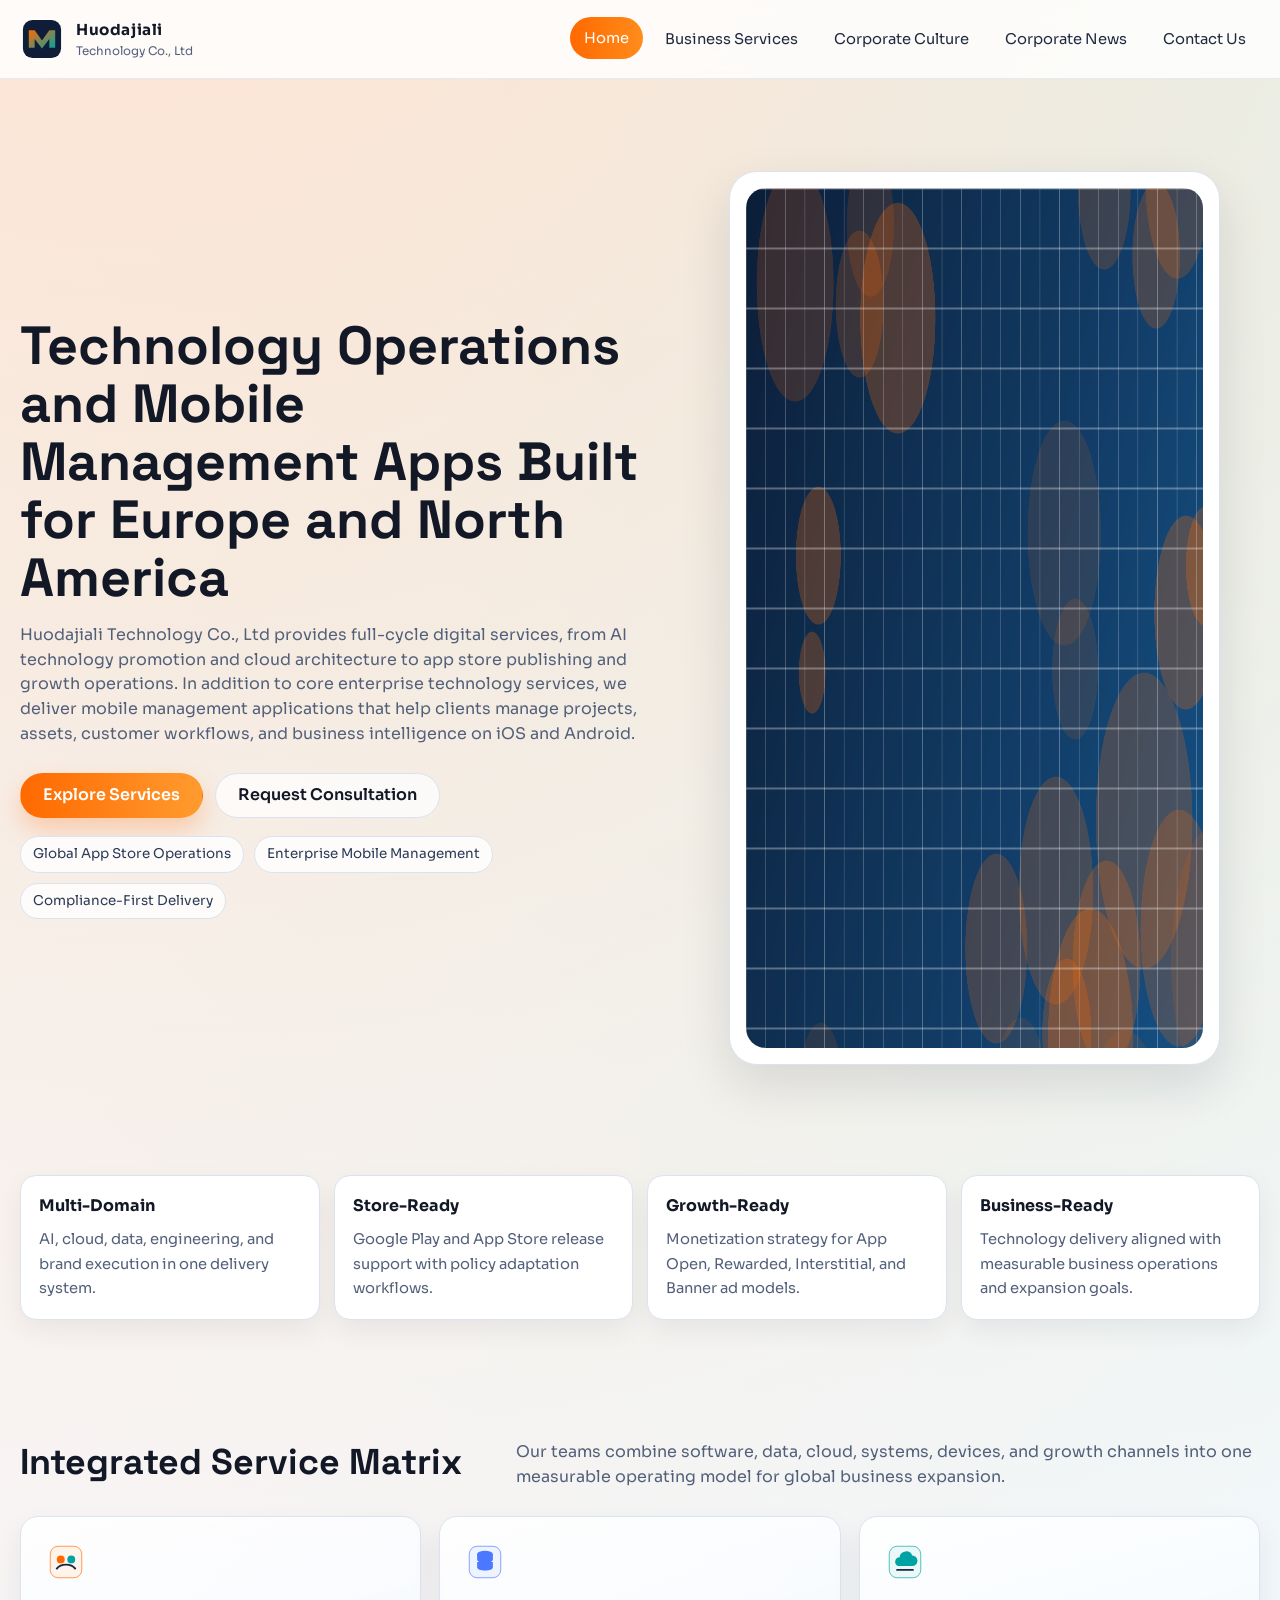
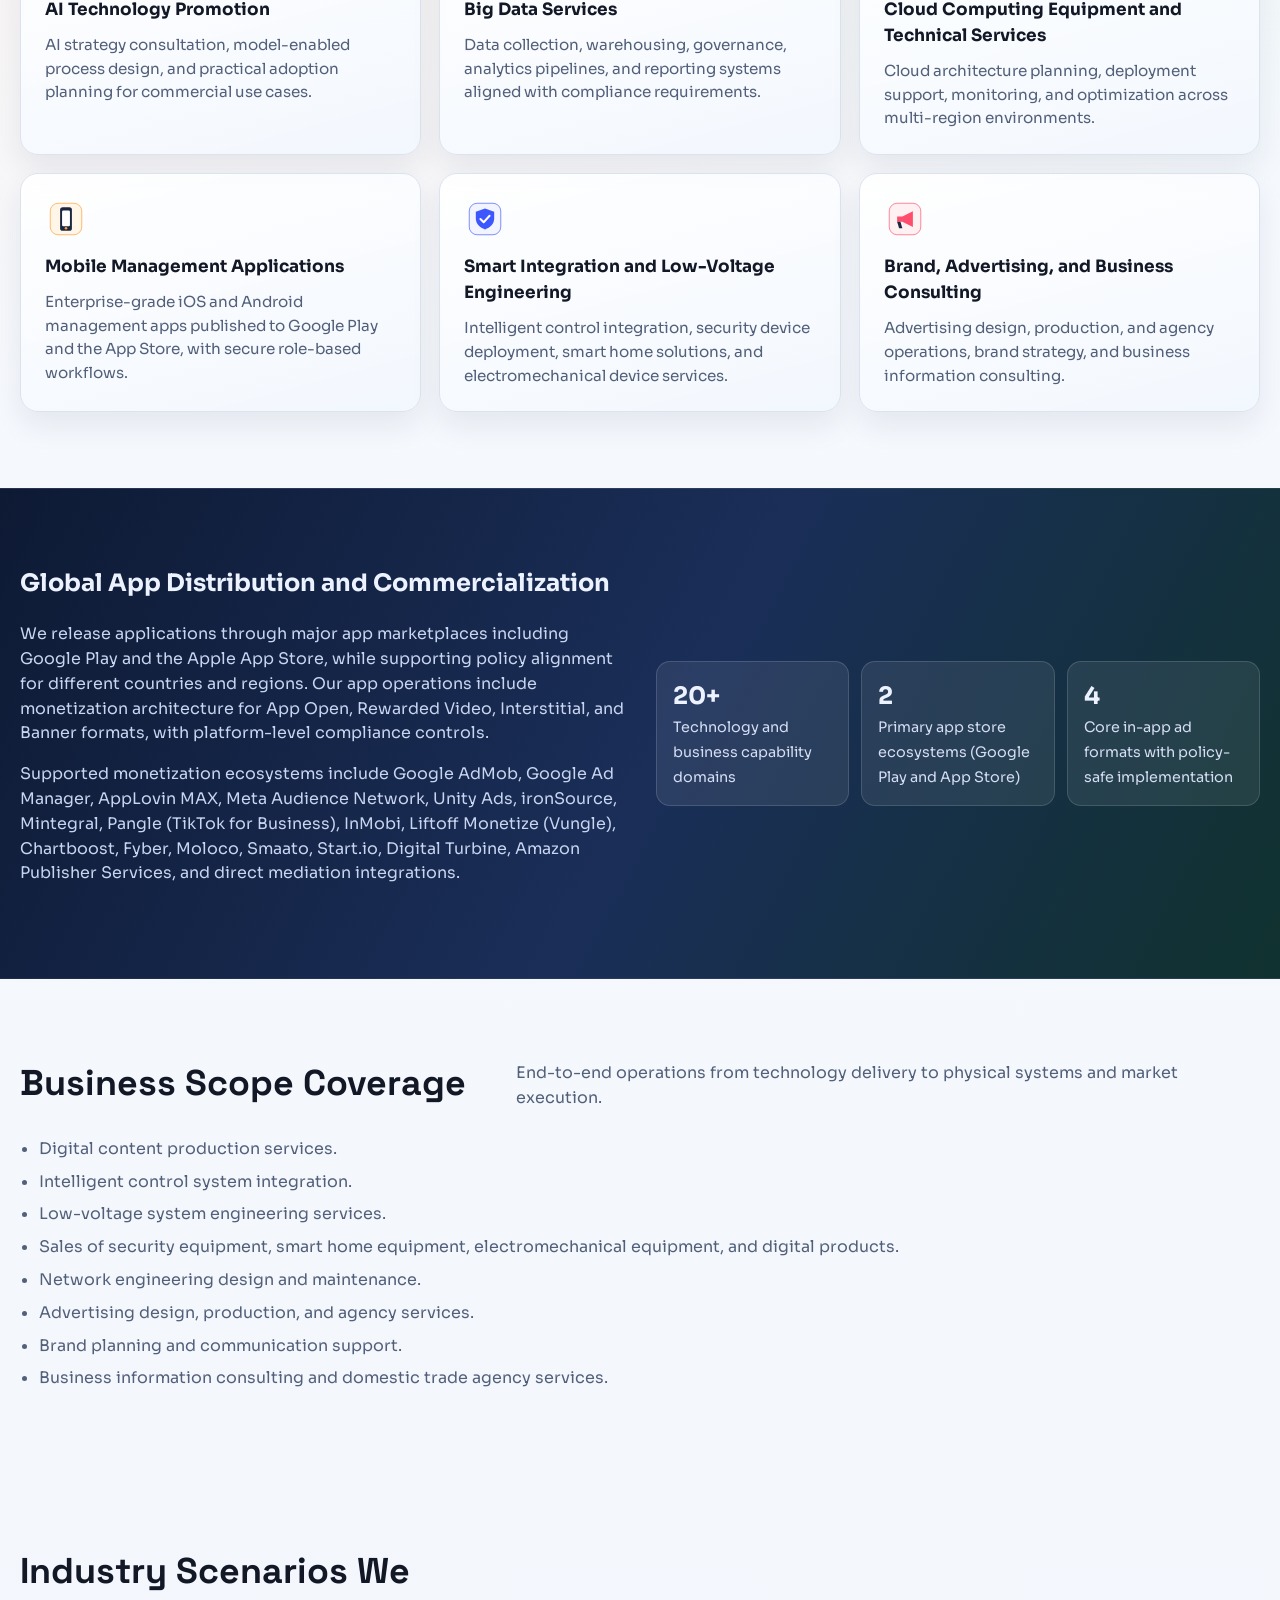
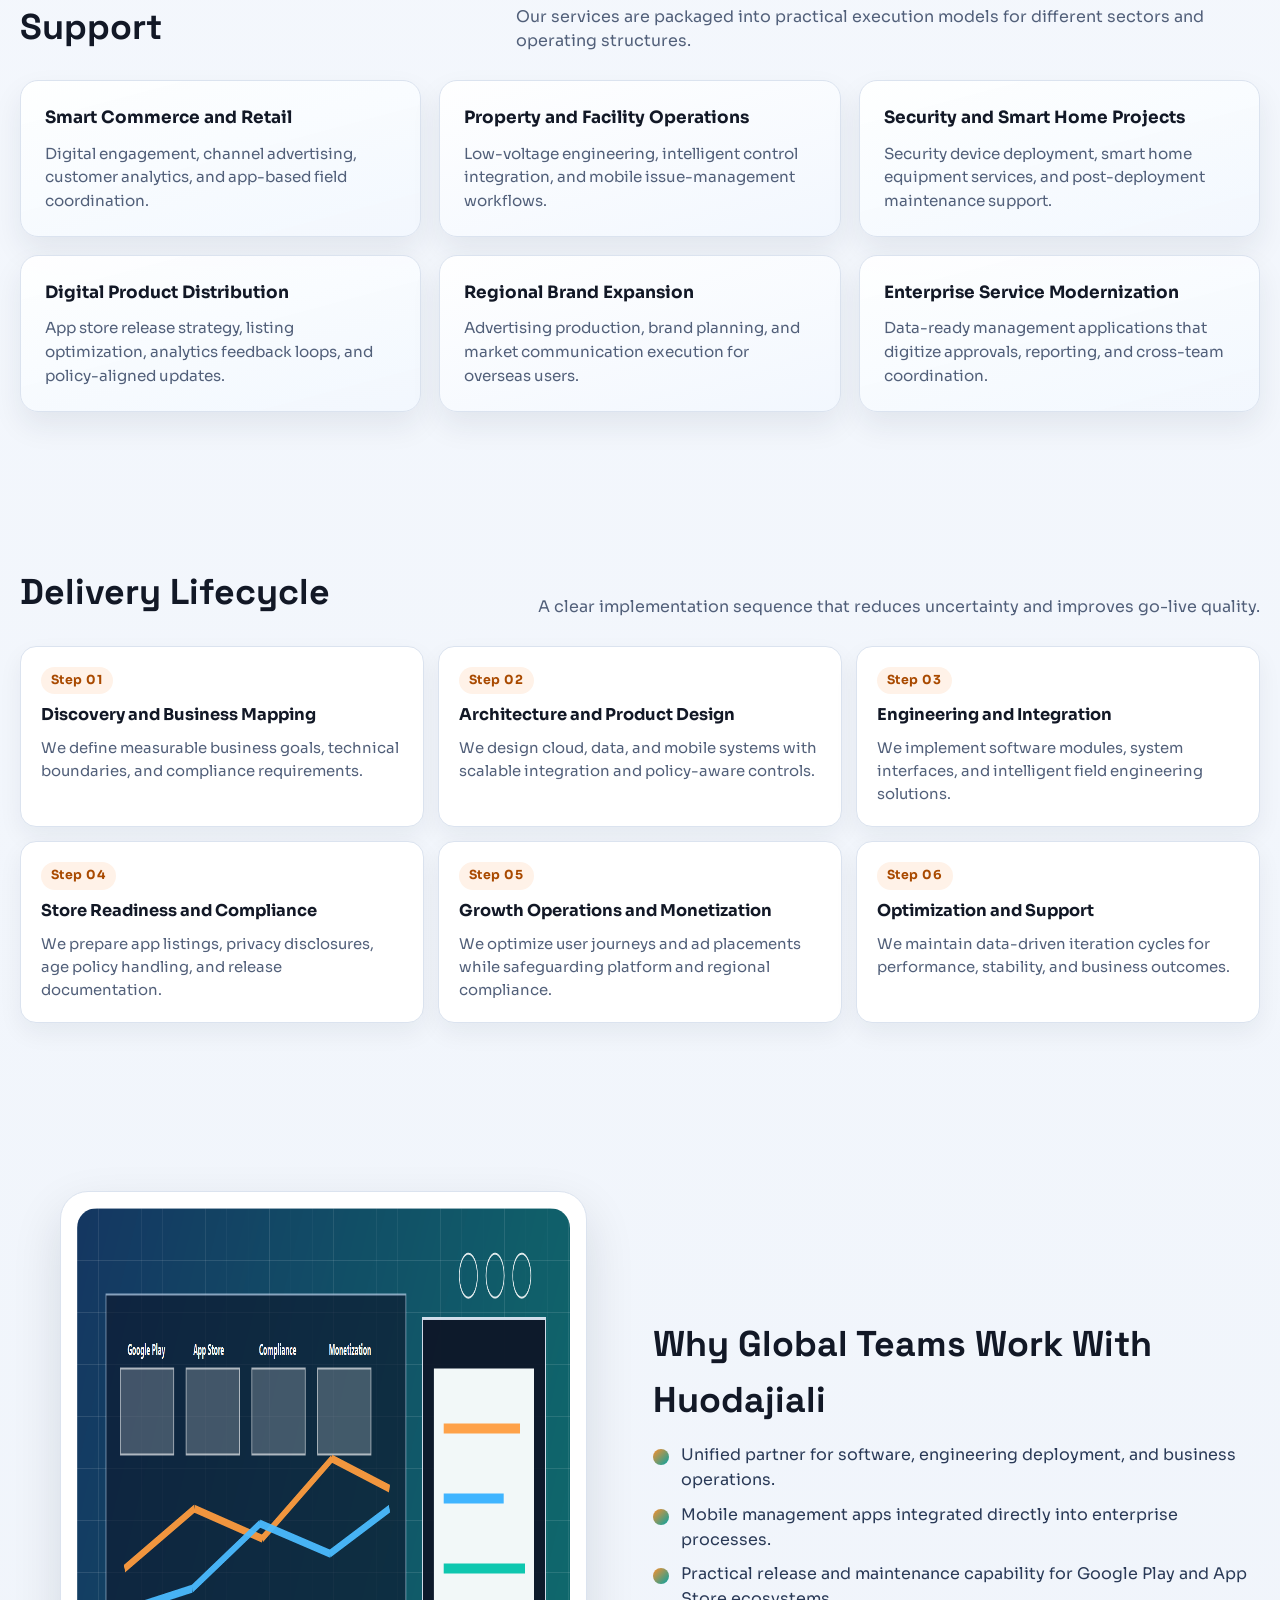
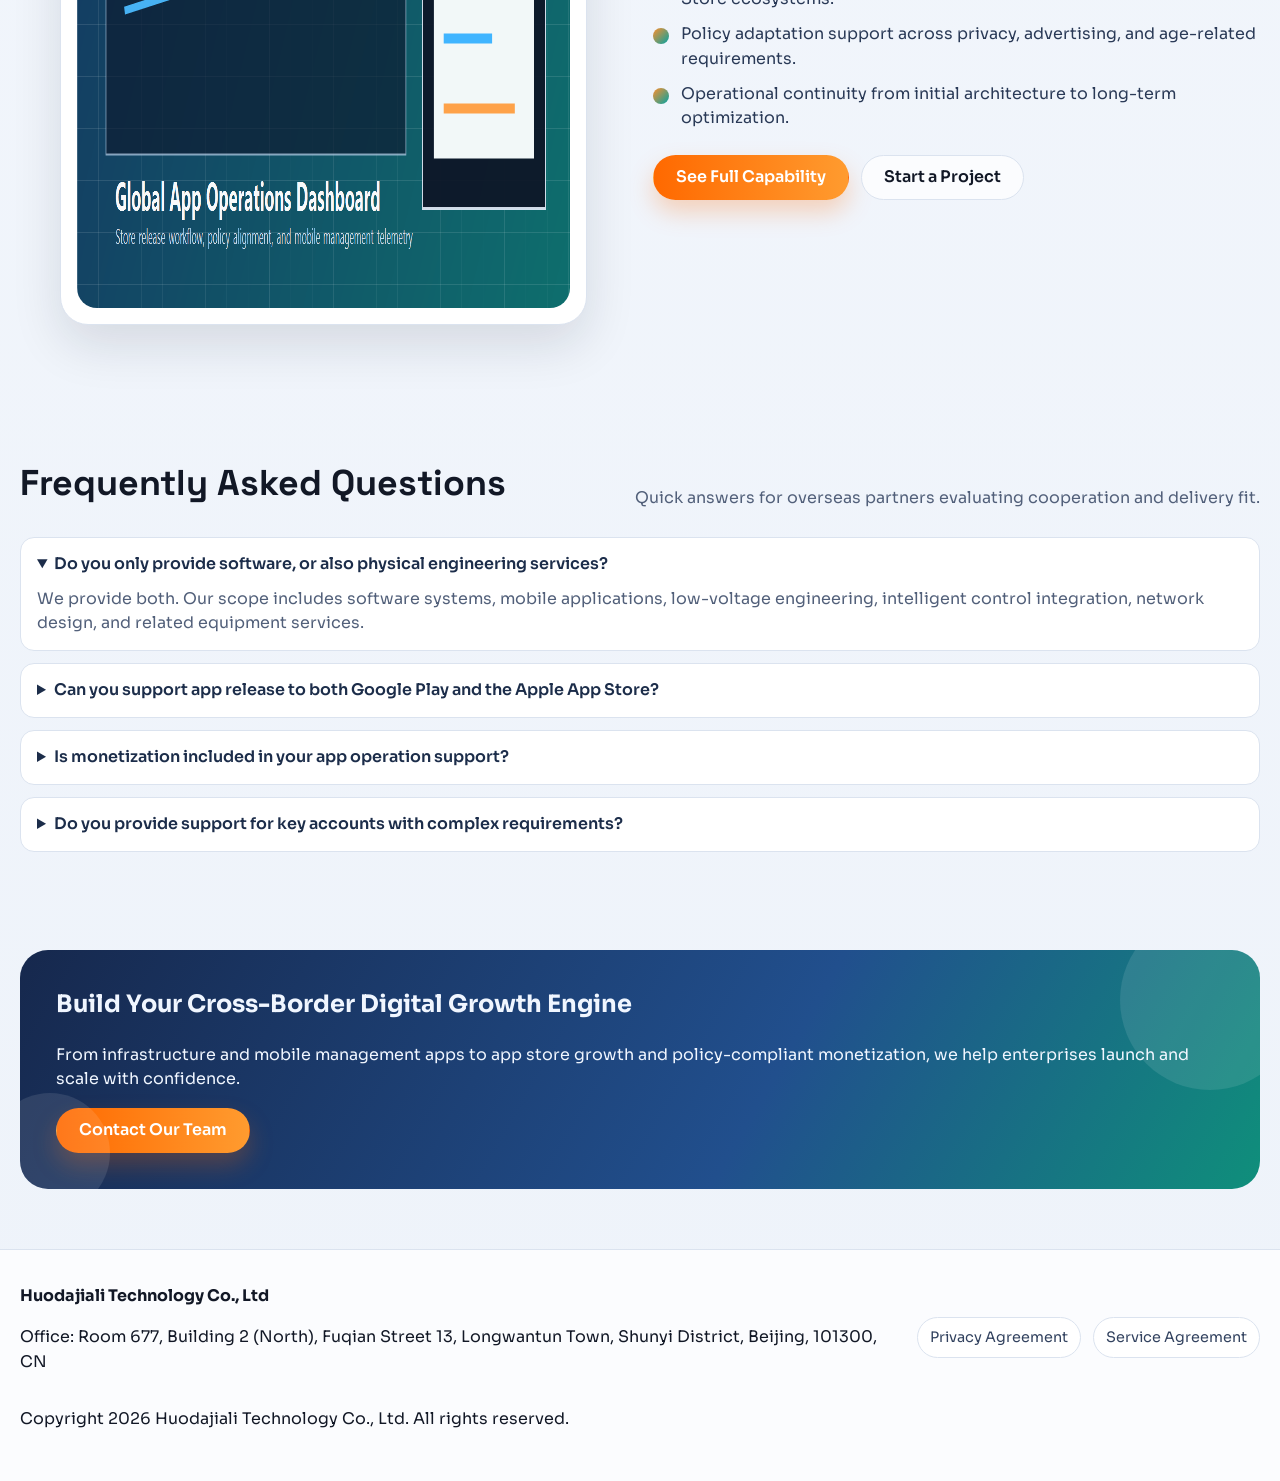
<file: index.html>
<!doctype html>
<html lang="en">
<head>
  <meta charset="utf-8">
  <meta http-equiv="X-UA-Compatible" content="IE=edge">
  <meta name="viewport" content="width=device-width, initial-scale=1">
  <title>Huodajiali Technology Co., Ltd | Digital Solutions for Global Markets</title>
  <meta name="description" content="Huodajiali Technology Co., Ltd delivers AI promotion, big data, cloud services, smart integration, digital production, mobile management apps, and global app publishing services for Europe and North America.">
  <meta name="robots" content="index,follow,max-image-preview:large,max-snippet:-1,max-video-preview:-1">
  <meta name="googlebot" content="index,follow">
  <link rel="canonical" href="https://mengdayang.com/">
  <meta property="og:type" content="website">
  <meta property="og:title" content="Huodajiali Technology Co., Ltd">
  <meta property="og:description" content="Enterprise technology and mobile app operations for Europe and North America.">
  <meta property="og:url" content="https://mengdayang.com/">
  <meta property="og:image" content="https://mengdayang.com/images/hero-tech.png">
  <meta name="twitter:card" content="summary_large_image">
  <meta name="twitter:title" content="Huodajiali Technology Co., Ltd">
  <meta name="twitter:description" content="AI, cloud, data, smart systems, app publishing and growth services.">
  <meta name="twitter:image" content="https://mengdayang.com/images/hero-tech.png">
  <link rel="preconnect" href="https://fonts.googleapis.com">
  <link rel="preconnect" href="https://fonts.gstatic.com" crossorigin>
  <link href="https://fonts.googleapis.com/css2?family=Sora:wght@400;500;600;700;800&family=Space+Grotesk:wght@500;600;700&display=swap" rel="stylesheet">
  <link rel="stylesheet" href="css/styles.css">
  <script type="application/ld+json">
  {
    "@context": "https://schema.org",
    "@type": "Organization",
    "name": "Huodajiali Technology Co., Ltd",
    "url": "https://mengdayang.com/",
    "email": "support@mengdayang.com",
    "contactPoint": [
      {
        "@type": "ContactPoint",
        "contactType": "Business Support",
        "email": "support@mengdayang.com",
        "areaServed": ["US", "CA", "GB", "DE", "FR", "ES", "IT", "EU"]
      },
      {
        "@type": "ContactPoint",
        "contactType": "Key Account",
        "email": "cuiyuenan@mengdayang.com",
        "areaServed": ["US", "CA", "GB", "DE", "FR", "ES", "IT", "EU"]
      }
    ],
    "address": {
      "@type": "PostalAddress",
      "streetAddress": "Room 677, Building 2 (North), Fuqian Street 13, Longwantun Town, Shunyi District",
      "addressLocality": "Beijing",
      "postalCode": "101300",
      "addressCountry": "CN"
    }
  }
  </script>
</head>
<body>
  <div class="top-progress" aria-hidden="true"></div>
  <header class="site-header">
    <div class="container nav-wrap">
      <a class="brand" href="index.html" aria-label="Huodajiali Home">
        <img src="images/logo.svg" alt="Huodajiali logo" width="44" height="44">
        <span class="brand-text">
          <strong>Huodajiali</strong>
          <span>Technology Co., Ltd</span>
        </span>
      </a>
      <button class="menu-toggle" aria-label="Open menu" aria-expanded="false">
        <svg viewBox="0 0 24 24" fill="none" aria-hidden="true"><path d="M4 7h16M4 12h16M4 17h16" stroke="currentColor" stroke-width="2" stroke-linecap="round"/></svg>
      </button>
      <nav class="nav" aria-label="Main navigation">
        <a class="active" href="index.html">Home</a>
        <a href="services.html">Business Services</a>
        <a href="culture.html">Corporate Culture</a>
        <a href="news.html">Corporate News</a>
        <a href="contact.html">Contact Us</a>
      </nav>
    </div>
  </header>

  <main>
    <section class="hero">
      <div class="container hero-grid">
        <div class="reveal">
          <h1>Technology Operations and Mobile Management Apps Built for Europe and North America</h1>
          <p>Huodajiali Technology Co., Ltd provides full-cycle digital services, from AI technology promotion and cloud architecture to app store publishing and growth operations. In addition to core enterprise technology services, we deliver mobile management applications that help clients manage projects, assets, customer workflows, and business intelligence on iOS and Android.</p>
          <div class="hero-actions">
            <a class="btn btn-primary" href="services.html">Explore Services</a>
            <a class="btn btn-ghost" href="contact.html">Request Consultation</a>
          </div>
          <div class="hero-tags">
            <span>Global App Store Operations</span>
            <span>Enterprise Mobile Management</span>
            <span>Compliance-First Delivery</span>
          </div>
        </div>
        <figure class="hero-visual reveal">
          <img src="images/hero-tech.png" alt="Digital platform control center and mobile app operations dashboard" width="1400" height="860" loading="eager" decoding="async">
        </figure>
      </div>
    </section>

    <section class="section section-tight">
      <div class="container">
        <div class="kpi-grid">
          <article class="kpi-card reveal">
            <strong>Multi-Domain</strong>
            <span>AI, cloud, data, engineering, and brand execution in one delivery system.</span>
          </article>
          <article class="kpi-card reveal">
            <strong>Store-Ready</strong>
            <span>Google Play and App Store release support with policy adaptation workflows.</span>
          </article>
          <article class="kpi-card reveal">
            <strong>Growth-Ready</strong>
            <span>Monetization strategy for App Open, Rewarded, Interstitial, and Banner ad models.</span>
          </article>
          <article class="kpi-card reveal">
            <strong>Business-Ready</strong>
            <span>Technology delivery aligned with measurable business operations and expansion goals.</span>
          </article>
        </div>
      </div>
    </section>

    <section class="section">
      <div class="container">
        <div class="section-head reveal">
          <h2>Integrated Service Matrix</h2>
          <p>Our teams combine software, data, cloud, systems, devices, and growth channels into one measurable operating model for global business expansion.</p>
        </div>
        <div class="card-grid">
          <article class="card reveal">
            <img class="icon" src="images/icon-ai.svg" alt="AI icon" width="42" height="42">
            <h3>AI Technology Promotion</h3>
            <p>AI strategy consultation, model-enabled process design, and practical adoption planning for commercial use cases.</p>
          </article>
          <article class="card reveal">
            <img class="icon" src="images/icon-data.svg" alt="Big data icon" width="42" height="42">
            <h3>Big Data Services</h3>
            <p>Data collection, warehousing, governance, analytics pipelines, and reporting systems aligned with compliance requirements.</p>
          </article>
          <article class="card reveal">
            <img class="icon" src="images/icon-cloud.svg" alt="Cloud icon" width="42" height="42">
            <h3>Cloud Computing Equipment and Technical Services</h3>
            <p>Cloud architecture planning, deployment support, monitoring, and optimization across multi-region environments.</p>
          </article>
          <article class="card reveal">
            <img class="icon" src="images/icon-mobile.svg" alt="Mobile app icon" width="42" height="42">
            <h3>Mobile Management Applications</h3>
            <p>Enterprise-grade iOS and Android management apps published to Google Play and the App Store, with secure role-based workflows.</p>
          </article>
          <article class="card reveal">
            <img class="icon" src="images/icon-security.svg" alt="Security icon" width="42" height="42">
            <h3>Smart Integration and Low-Voltage Engineering</h3>
            <p>Intelligent control integration, security device deployment, smart home solutions, and electromechanical device services.</p>
          </article>
          <article class="card reveal">
            <img class="icon" src="images/icon-ad.svg" alt="Advertising icon" width="42" height="42">
            <h3>Brand, Advertising, and Business Consulting</h3>
            <p>Advertising design, production, and agency operations, brand strategy, and business information consulting.</p>
          </article>
        </div>
      </div>
    </section>

    <section class="band">
      <div class="container">
        <div class="reveal">
          <h2>Global App Distribution and Commercialization</h2>
          <p>We release applications through major app marketplaces including Google Play and the Apple App Store, while supporting policy alignment for different countries and regions. Our app operations include monetization architecture for App Open, Rewarded Video, Interstitial, and Banner formats, with platform-level compliance controls.</p>
          <p>Supported monetization ecosystems include Google AdMob, Google Ad Manager, AppLovin MAX, Meta Audience Network, Unity Ads, ironSource, Mintegral, Pangle (TikTok for Business), InMobi, Liftoff Monetize (Vungle), Chartboost, Fyber, Moloco, Smaato, Start.io, Digital Turbine, Amazon Publisher Services, and direct mediation integrations.</p>
        </div>
        <div class="metric-row reveal">
          <article class="metric">
            <strong>20+</strong>
            <span>Technology and business capability domains</span>
          </article>
          <article class="metric">
            <strong>2</strong>
            <span>Primary app store ecosystems (Google Play and App Store)</span>
          </article>
          <article class="metric">
            <strong>4</strong>
            <span>Core in-app ad formats with policy-safe implementation</span>
          </article>
        </div>
      </div>
    </section>

    <section class="section">
      <div class="container">
        <div class="section-head reveal">
          <h2>Business Scope Coverage</h2>
          <p>End-to-end operations from technology delivery to physical systems and market execution.</p>
        </div>
        <ul class="list-clean reveal">
          <li>Digital content production services.</li>
          <li>Intelligent control system integration.</li>
          <li>Low-voltage system engineering services.</li>
          <li>Sales of security equipment, smart home equipment, electromechanical equipment, and digital products.</li>
          <li>Network engineering design and maintenance.</li>
          <li>Advertising design, production, and agency services.</li>
          <li>Brand planning and communication support.</li>
          <li>Business information consulting and domestic trade agency services.</li>
        </ul>
      </div>
    </section>

    <section class="section">
      <div class="container">
        <div class="section-head reveal">
          <h2>Industry Scenarios We Support</h2>
          <p>Our services are packaged into practical execution models for different sectors and operating structures.</p>
        </div>
        <div class="card-grid">
          <article class="card reveal">
            <h3>Smart Commerce and Retail</h3>
            <p>Digital engagement, channel advertising, customer analytics, and app-based field coordination.</p>
          </article>
          <article class="card reveal">
            <h3>Property and Facility Operations</h3>
            <p>Low-voltage engineering, intelligent control integration, and mobile issue-management workflows.</p>
          </article>
          <article class="card reveal">
            <h3>Security and Smart Home Projects</h3>
            <p>Security device deployment, smart home equipment services, and post-deployment maintenance support.</p>
          </article>
          <article class="card reveal">
            <h3>Digital Product Distribution</h3>
            <p>App store release strategy, listing optimization, analytics feedback loops, and policy-aligned updates.</p>
          </article>
          <article class="card reveal">
            <h3>Regional Brand Expansion</h3>
            <p>Advertising production, brand planning, and market communication execution for overseas users.</p>
          </article>
          <article class="card reveal">
            <h3>Enterprise Service Modernization</h3>
            <p>Data-ready management applications that digitize approvals, reporting, and cross-team coordination.</p>
          </article>
        </div>
      </div>
    </section>

    <section class="section">
      <div class="container">
        <div class="section-head reveal">
          <h2>Delivery Lifecycle</h2>
          <p>A clear implementation sequence that reduces uncertainty and improves go-live quality.</p>
        </div>
        <div class="process-grid">
          <article class="process-step reveal">
            <span>Step 01</span>
            <h3>Discovery and Business Mapping</h3>
            <p>We define measurable business goals, technical boundaries, and compliance requirements.</p>
          </article>
          <article class="process-step reveal">
            <span>Step 02</span>
            <h3>Architecture and Product Design</h3>
            <p>We design cloud, data, and mobile systems with scalable integration and policy-aware controls.</p>
          </article>
          <article class="process-step reveal">
            <span>Step 03</span>
            <h3>Engineering and Integration</h3>
            <p>We implement software modules, system interfaces, and intelligent field engineering solutions.</p>
          </article>
          <article class="process-step reveal">
            <span>Step 04</span>
            <h3>Store Readiness and Compliance</h3>
            <p>We prepare app listings, privacy disclosures, age policy handling, and release documentation.</p>
          </article>
          <article class="process-step reveal">
            <span>Step 05</span>
            <h3>Growth Operations and Monetization</h3>
            <p>We optimize user journeys and ad placements while safeguarding platform and regional compliance.</p>
          </article>
          <article class="process-step reveal">
            <span>Step 06</span>
            <h3>Optimization and Support</h3>
            <p>We maintain data-driven iteration cycles for performance, stability, and business outcomes.</p>
          </article>
        </div>
      </div>
    </section>

    <section class="section">
      <div class="container split-panel">
        <figure class="hero-visual reveal">
          <img src="images/platform-grid.png" alt="Unified business and mobile app operations panel" width="1200" height="700" loading="lazy" decoding="async">
        </figure>
        <div class="reveal">
          <div class="section-head section-head-compact">
            <h2>Why Global Teams Work With Huodajiali</h2>
          </div>
          <ul class="check-list">
            <li>Unified partner for software, engineering deployment, and business operations.</li>
            <li>Mobile management apps integrated directly into enterprise processes.</li>
            <li>Practical release and maintenance capability for Google Play and App Store ecosystems.</li>
            <li>Policy adaptation support across privacy, advertising, and age-related requirements.</li>
            <li>Operational continuity from initial architecture to long-term optimization.</li>
          </ul>
          <div class="hero-actions">
            <a class="btn btn-primary" href="services.html">See Full Capability</a>
            <a class="btn btn-ghost" href="contact.html">Start a Project</a>
          </div>
        </div>
      </div>
    </section>

    <section class="section section-tight">
      <div class="container">
        <div class="section-head reveal">
          <h2>Frequently Asked Questions</h2>
          <p>Quick answers for overseas partners evaluating cooperation and delivery fit.</p>
        </div>
        <div class="faq-grid">
          <details class="faq-item reveal" open>
            <summary>Do you only provide software, or also physical engineering services?</summary>
            <p>We provide both. Our scope includes software systems, mobile applications, low-voltage engineering, intelligent control integration, network design, and related equipment services.</p>
          </details>
          <details class="faq-item reveal">
            <summary>Can you support app release to both Google Play and the Apple App Store?</summary>
            <p>Yes. We support listing preparation, policy alignment, release workflows, and post-release operational maintenance for both ecosystems.</p>
          </details>
          <details class="faq-item reveal">
            <summary>Is monetization included in your app operation support?</summary>
            <p>Yes. We support policy-safe monetization strategy and implementation for App Open, Rewarded Video, Interstitial, and Banner ad formats across major ad platforms.</p>
          </details>
          <details class="faq-item reveal">
            <summary>Do you provide support for key accounts with complex requirements?</summary>
            <p>Yes. Key account cooperation is handled through dedicated communication and phased project governance.</p>
          </details>
        </div>
      </div>
    </section>

    <section class="cta">
      <div class="container">
        <div class="cta-box reveal">
          <h2>Build Your Cross-Border Digital Growth Engine</h2>
          <p>From infrastructure and mobile management apps to app store growth and policy-compliant monetization, we help enterprises launch and scale with confidence.</p>
          <a class="btn btn-primary" href="contact.html">Contact Our Team</a>
        </div>
      </div>
    </section>
  </main>

  <footer class="site-footer">
    <div class="container footer-grid">
      <div>
        <strong>Huodajiali Technology Co., Ltd</strong>
        <p>Office: Room 677, Building 2 (North), Fuqian Street 13, Longwantun Town, Shunyi District, Beijing, 101300, CN</p>
      </div>
      <div class="footer-links">
        <a href="privacy-policy.html">Privacy Agreement</a>
        <a href="terms-of-service.html">Service Agreement</a>
      </div>
    </div>
    <div class="container">
      <p>Copyright <span data-year></span> Huodajiali Technology Co., Ltd. All rights reserved.</p>
    </div>
  </footer>

  <script src="js/main.js" defer></script>
</body>
</html>
</file>
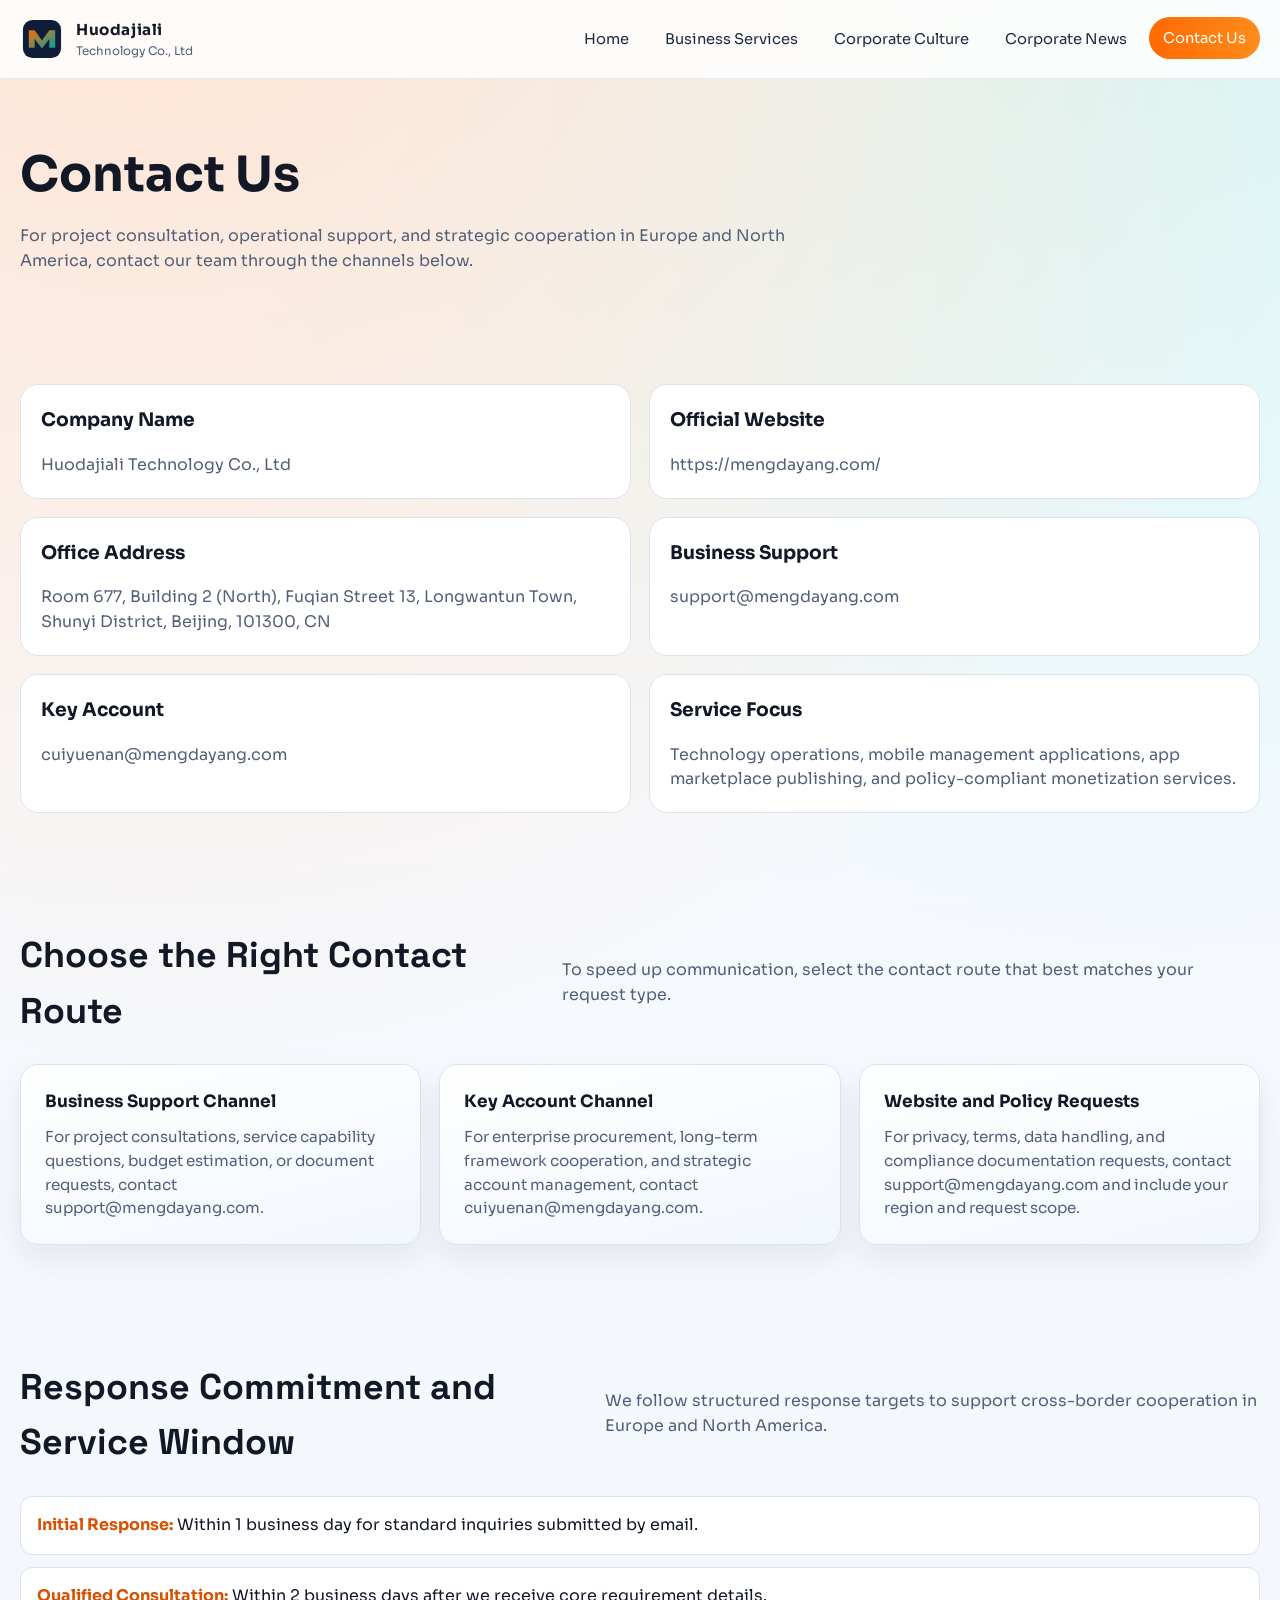
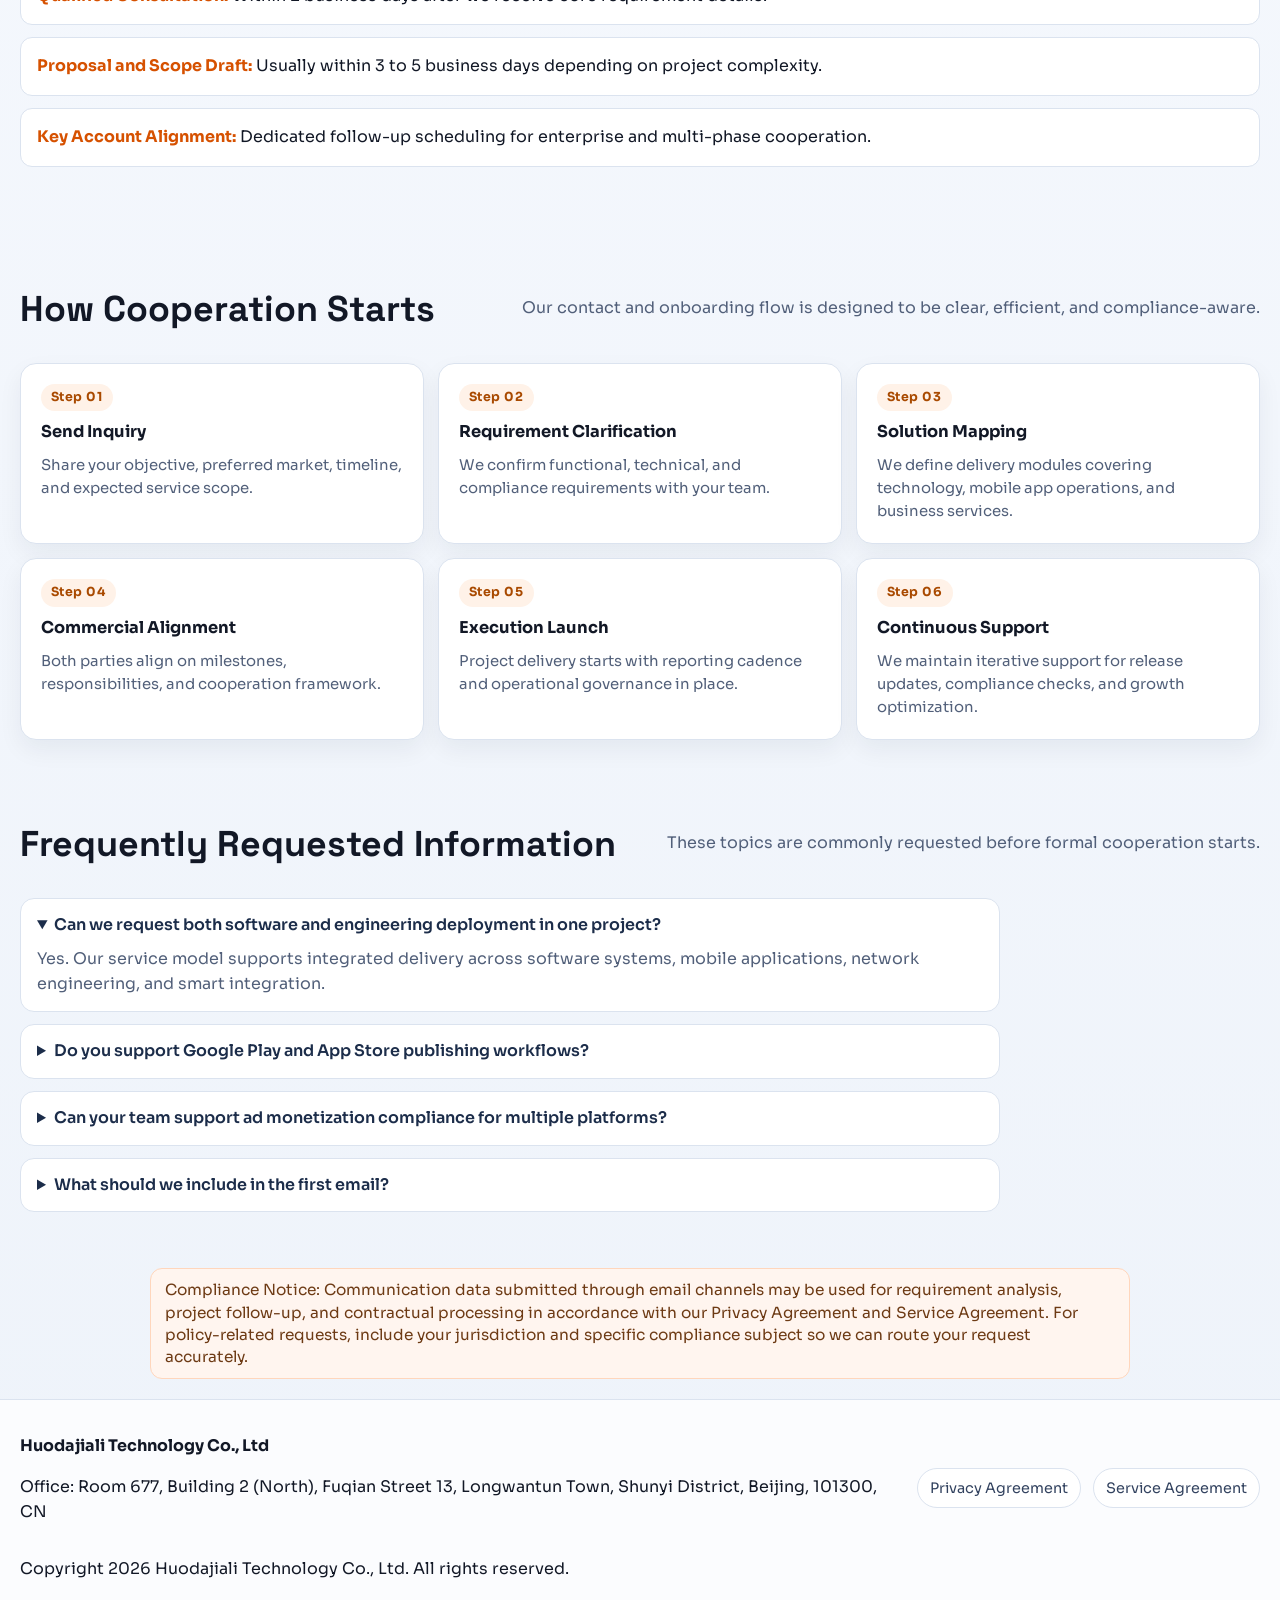
<file: contact.html>
<!doctype html>
<html lang="en">
<head>
  <meta charset="utf-8">
  <meta http-equiv="X-UA-Compatible" content="IE=edge">
  <meta name="viewport" content="width=device-width, initial-scale=1">
  <title>Contact Us | Huodajiali Technology Co., Ltd</title>
  <meta name="description" content="Contact Huodajiali Technology Co., Ltd for business support, key account cooperation, and global digital project consultation.">
  <meta name="robots" content="index,follow">
  <link rel="canonical" href="https://mengdayang.com/contact.html">
  <link rel="preconnect" href="https://fonts.googleapis.com">
  <link rel="preconnect" href="https://fonts.gstatic.com" crossorigin>
  <link href="https://fonts.googleapis.com/css2?family=Sora:wght@400;500;600;700;800&family=Space+Grotesk:wght@500;600;700&display=swap" rel="stylesheet">
  <link rel="stylesheet" href="css/styles.css">
</head>
<body class="contact-page">
  <div class="top-progress" aria-hidden="true"></div>
  <header class="site-header">
    <div class="container nav-wrap">
      <a class="brand" href="index.html" aria-label="Huodajiali Home">
        <img src="images/logo.svg" alt="Huodajiali logo" width="44" height="44">
        <span class="brand-text"><strong>Huodajiali</strong><span>Technology Co., Ltd</span></span>
      </a>
      <button class="menu-toggle" aria-label="Open menu" aria-expanded="false">
        <svg viewBox="0 0 24 24" fill="none" aria-hidden="true"><path d="M4 7h16M4 12h16M4 17h16" stroke="currentColor" stroke-width="2" stroke-linecap="round"/></svg>
      </button>
      <nav class="nav" aria-label="Main navigation">
        <a href="index.html">Home</a>
        <a href="services.html">Business Services</a>
        <a href="culture.html">Corporate Culture</a>
        <a href="news.html">Corporate News</a>
        <a class="active" href="contact.html">Contact Us</a>
      </nav>
    </div>
  </header>

  <main>
    <section class="page-hero">
      <div class="container reveal">
        <h1>Contact Us</h1>
        <p>For project consultation, operational support, and strategic cooperation in Europe and North America, contact our team through the channels below.</p>
      </div>
    </section>

    <section class="section">
      <div class="container contact-grid">
        <article class="contact-card reveal">
          <h3>Company Name</h3>
          <p>Huodajiali Technology Co., Ltd</p>
        </article>
        <article class="contact-card reveal">
          <h3>Official Website</h3>
          <p><a href="https://mengdayang.com/" target="_blank" rel="noopener">https://mengdayang.com/</a></p>
        </article>
        <article class="contact-card reveal">
          <h3>Office Address</h3>
          <p>Room 677, Building 2 (North), Fuqian Street 13, Longwantun Town, Shunyi District, Beijing, 101300, CN</p>
        </article>
        <article class="contact-card reveal">
          <h3>Business Support</h3>
          <p><a href="mailto:support@mengdayang.com">support@mengdayang.com</a></p>
        </article>
        <article class="contact-card reveal">
          <h3>Key Account</h3>
          <p><a href="mailto:cuiyuenan@mengdayang.com">cuiyuenan@mengdayang.com</a></p>
        </article>
        <article class="contact-card reveal">
          <h3>Service Focus</h3>
          <p>Technology operations, mobile management applications, app marketplace publishing, and policy-compliant monetization services.</p>
        </article>
      </div>
    </section>

    <section class="section section-tight">
      <div class="container">
        <div class="section-head reveal">
          <h2>Choose the Right Contact Route</h2>
          <p>To speed up communication, select the contact route that best matches your request type.</p>
        </div>
        <div class="card-grid">
          <article class="card reveal">
            <h3>Business Support Channel</h3>
            <p>For project consultations, service capability questions, budget estimation, or document requests, contact support@mengdayang.com.</p>
          </article>
          <article class="card reveal">
            <h3>Key Account Channel</h3>
            <p>For enterprise procurement, long-term framework cooperation, and strategic account management, contact cuiyuenan@mengdayang.com.</p>
          </article>
          <article class="card reveal">
            <h3>Website and Policy Requests</h3>
            <p>For privacy, terms, data handling, and compliance documentation requests, contact support@mengdayang.com and include your region and request scope.</p>
          </article>
        </div>
      </div>
    </section>

    <section class="section">
      <div class="container">
        <div class="section-head reveal">
          <h2>Response Commitment and Service Window</h2>
          <p>We follow structured response targets to support cross-border cooperation in Europe and North America.</p>
        </div>
        <div class="timeline">
          <article class="timeline-item reveal"><strong>Initial Response:</strong> Within 1 business day for standard inquiries submitted by email.</article>
          <article class="timeline-item reveal"><strong>Qualified Consultation:</strong> Within 2 business days after we receive core requirement details.</article>
          <article class="timeline-item reveal"><strong>Proposal and Scope Draft:</strong> Usually within 3 to 5 business days depending on project complexity.</article>
          <article class="timeline-item reveal"><strong>Key Account Alignment:</strong> Dedicated follow-up scheduling for enterprise and multi-phase cooperation.</article>
        </div>
      </div>
    </section>

    <section class="section section-tight">
      <div class="container">
        <div class="section-head reveal">
          <h2>How Cooperation Starts</h2>
          <p>Our contact and onboarding flow is designed to be clear, efficient, and compliance-aware.</p>
        </div>
        <div class="process-grid">
          <article class="process-step reveal"><span>Step 01</span><h3>Send Inquiry</h3><p>Share your objective, preferred market, timeline, and expected service scope.</p></article>
          <article class="process-step reveal"><span>Step 02</span><h3>Requirement Clarification</h3><p>We confirm functional, technical, and compliance requirements with your team.</p></article>
          <article class="process-step reveal"><span>Step 03</span><h3>Solution Mapping</h3><p>We define delivery modules covering technology, mobile app operations, and business services.</p></article>
          <article class="process-step reveal"><span>Step 04</span><h3>Commercial Alignment</h3><p>Both parties align on milestones, responsibilities, and cooperation framework.</p></article>
          <article class="process-step reveal"><span>Step 05</span><h3>Execution Launch</h3><p>Project delivery starts with reporting cadence and operational governance in place.</p></article>
          <article class="process-step reveal"><span>Step 06</span><h3>Continuous Support</h3><p>We maintain iterative support for release updates, compliance checks, and growth optimization.</p></article>
        </div>
      </div>
    </section>

    <section class="section section-tight">
      <div class="container">
        <div class="section-head reveal">
          <h2>Frequently Requested Information</h2>
          <p>These topics are commonly requested before formal cooperation starts.</p>
        </div>
        <div class="faq-grid">
          <details class="faq-item reveal" open>
            <summary>Can we request both software and engineering deployment in one project?</summary>
            <p>Yes. Our service model supports integrated delivery across software systems, mobile applications, network engineering, and smart integration.</p>
          </details>
          <details class="faq-item reveal">
            <summary>Do you support Google Play and App Store publishing workflows?</summary>
            <p>Yes. We support release planning, metadata preparation, policy adaptation, and post-release operational optimization.</p>
          </details>
          <details class="faq-item reveal">
            <summary>Can your team support ad monetization compliance for multiple platforms?</summary>
            <p>Yes. We support policy-safe implementation and governance across mainstream ad monetization networks and mediation workflows.</p>
          </details>
          <details class="faq-item reveal">
            <summary>What should we include in the first email?</summary>
            <p>Please include company profile, target market, service goals, preferred launch timeline, and whether key account support is required.</p>
          </details>
        </div>
      </div>
    </section>

    <section class="section section-tight contact-bottom-note">
      <div class="container">
        <div class="notice reveal">
          Compliance Notice: Communication data submitted through email channels may be used for requirement analysis, project follow-up, and contractual processing in accordance with our Privacy Agreement and Service Agreement. For policy-related requests, include your jurisdiction and specific compliance subject so we can route your request accurately.
        </div>
      </div>
    </section>
  </main>

  <footer class="site-footer">
    <div class="container footer-grid">
      <div>
        <strong>Huodajiali Technology Co., Ltd</strong>
        <p>Office: Room 677, Building 2 (North), Fuqian Street 13, Longwantun Town, Shunyi District, Beijing, 101300, CN</p>
      </div>
      <div class="footer-links">
        <a href="privacy-policy.html">Privacy Agreement</a>
        <a href="terms-of-service.html">Service Agreement</a>
      </div>
    </div>
    <div class="container"><p>Copyright <span data-year></span> Huodajiali Technology Co., Ltd. All rights reserved.</p></div>
  </footer>

  <script src="js/main.js" defer></script>
</body>
</html>
</file>
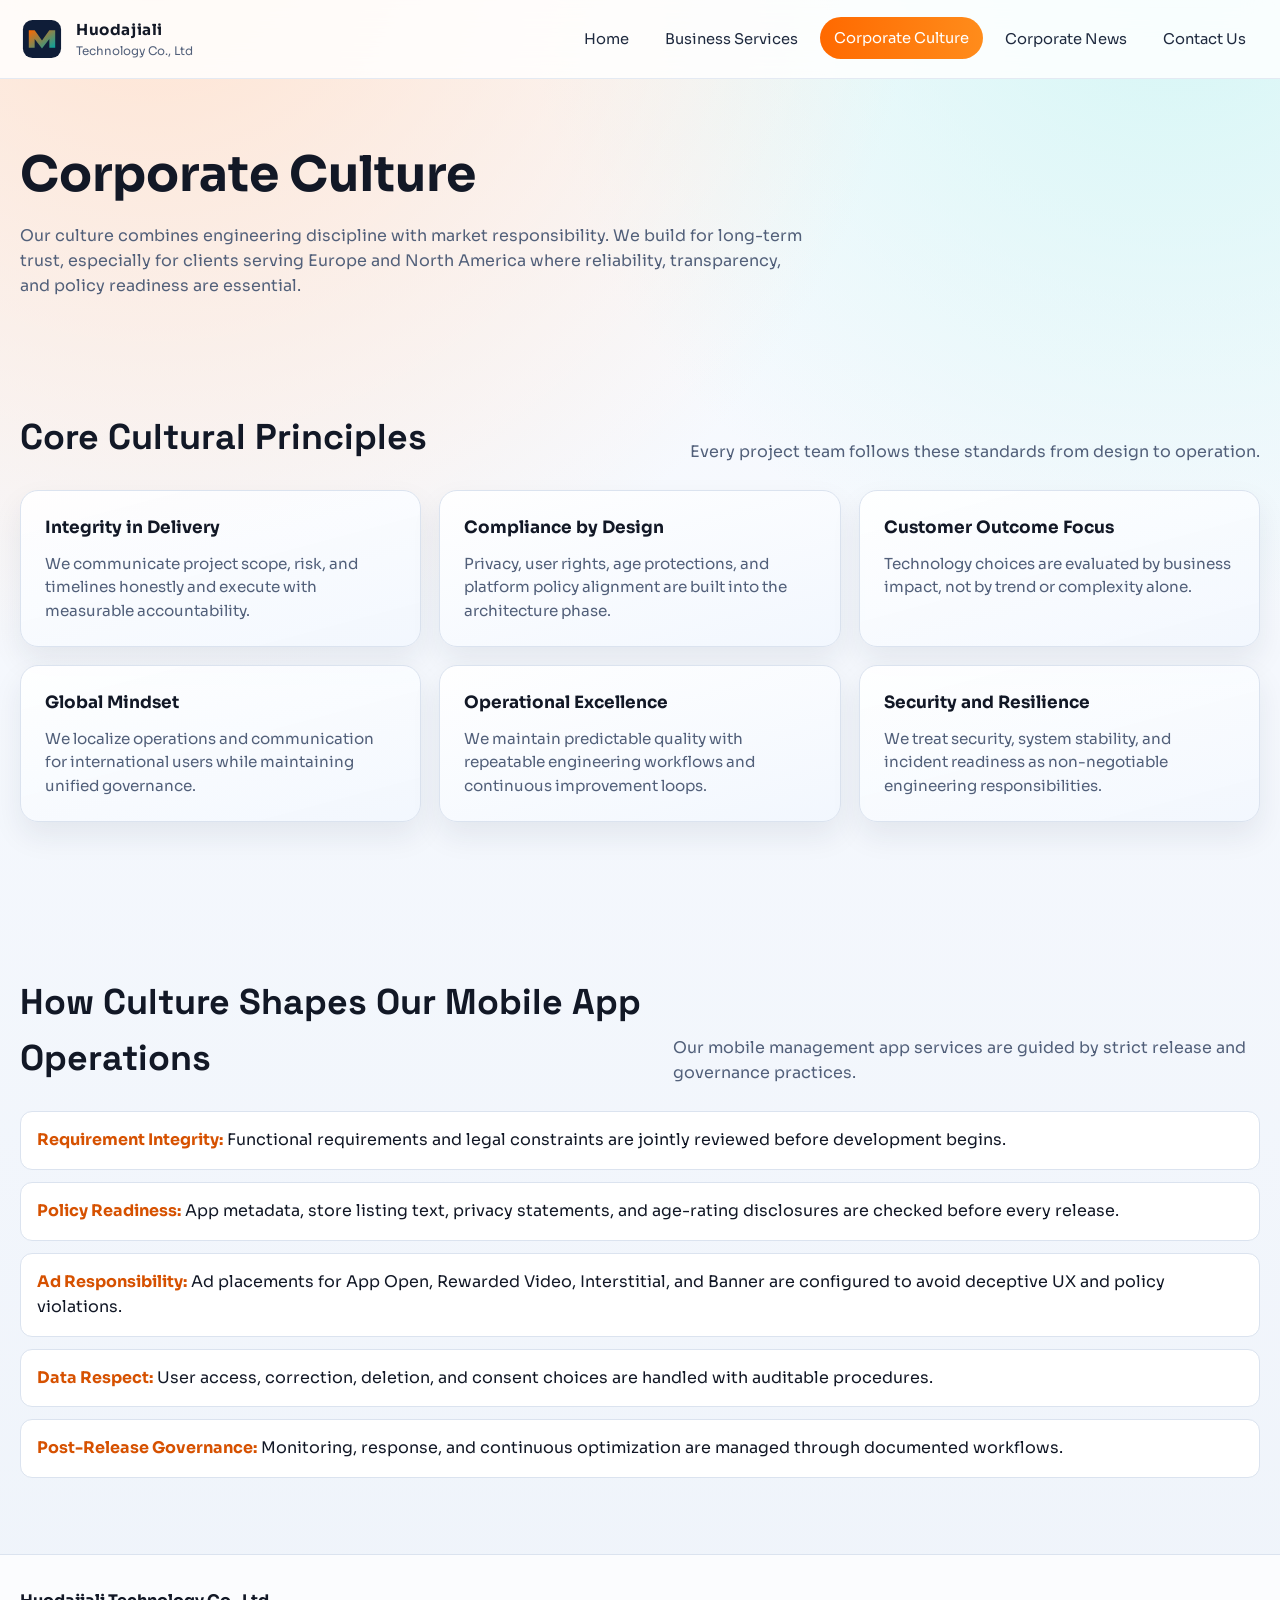
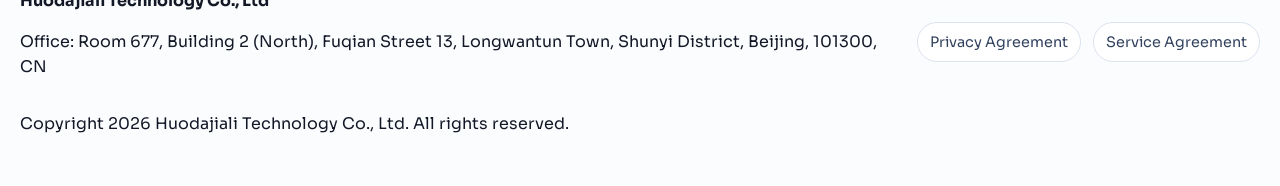
<file: culture.html>
<!doctype html>
<html lang="en">
<head>
  <meta charset="utf-8">
  <meta http-equiv="X-UA-Compatible" content="IE=edge">
  <meta name="viewport" content="width=device-width, initial-scale=1">
  <title>Corporate Culture | Huodajiali Technology Co., Ltd</title>
  <meta name="description" content="Discover the corporate culture of Huodajiali Technology Co., Ltd: global compliance, technology integrity, customer commitment, and execution excellence.">
  <meta name="robots" content="index,follow">
  <link rel="canonical" href="https://mengdayang.com/culture.html">
  <link rel="preconnect" href="https://fonts.googleapis.com">
  <link rel="preconnect" href="https://fonts.gstatic.com" crossorigin>
  <link href="https://fonts.googleapis.com/css2?family=Sora:wght@400;500;600;700;800&family=Space+Grotesk:wght@500;600;700&display=swap" rel="stylesheet">
  <link rel="stylesheet" href="css/styles.css">
</head>
<body>
  <div class="top-progress" aria-hidden="true"></div>
  <header class="site-header">
    <div class="container nav-wrap">
      <a class="brand" href="index.html" aria-label="Huodajiali Home">
        <img src="images/logo.svg" alt="Huodajiali logo" width="44" height="44">
        <span class="brand-text"><strong>Huodajiali</strong><span>Technology Co., Ltd</span></span>
      </a>
      <button class="menu-toggle" aria-label="Open menu" aria-expanded="false">
        <svg viewBox="0 0 24 24" fill="none" aria-hidden="true"><path d="M4 7h16M4 12h16M4 17h16" stroke="currentColor" stroke-width="2" stroke-linecap="round"/></svg>
      </button>
      <nav class="nav" aria-label="Main navigation">
        <a href="index.html">Home</a>
        <a href="services.html">Business Services</a>
        <a class="active" href="culture.html">Corporate Culture</a>
        <a href="news.html">Corporate News</a>
        <a href="contact.html">Contact Us</a>
      </nav>
    </div>
  </header>

  <main>
    <section class="page-hero">
      <div class="container reveal">
        <h1>Corporate Culture</h1>
        <p>Our culture combines engineering discipline with market responsibility. We build for long-term trust, especially for clients serving Europe and North America where reliability, transparency, and policy readiness are essential.</p>
      </div>
    </section>

    <section class="section">
      <div class="container">
        <div class="section-head reveal">
          <h2>Core Cultural Principles</h2>
          <p>Every project team follows these standards from design to operation.</p>
        </div>
        <div class="card-grid">
          <article class="card reveal"><h3>Integrity in Delivery</h3><p>We communicate project scope, risk, and timelines honestly and execute with measurable accountability.</p></article>
          <article class="card reveal"><h3>Compliance by Design</h3><p>Privacy, user rights, age protections, and platform policy alignment are built into the architecture phase.</p></article>
          <article class="card reveal"><h3>Customer Outcome Focus</h3><p>Technology choices are evaluated by business impact, not by trend or complexity alone.</p></article>
          <article class="card reveal"><h3>Global Mindset</h3><p>We localize operations and communication for international users while maintaining unified governance.</p></article>
          <article class="card reveal"><h3>Operational Excellence</h3><p>We maintain predictable quality with repeatable engineering workflows and continuous improvement loops.</p></article>
          <article class="card reveal"><h3>Security and Resilience</h3><p>We treat security, system stability, and incident readiness as non-negotiable engineering responsibilities.</p></article>
        </div>
      </div>
    </section>

    <section class="section">
      <div class="container">
        <div class="section-head reveal">
          <h2>How Culture Shapes Our Mobile App Operations</h2>
          <p>Our mobile management app services are guided by strict release and governance practices.</p>
        </div>
        <div class="timeline">
          <article class="timeline-item reveal"><strong>Requirement Integrity:</strong> Functional requirements and legal constraints are jointly reviewed before development begins.</article>
          <article class="timeline-item reveal"><strong>Policy Readiness:</strong> App metadata, store listing text, privacy statements, and age-rating disclosures are checked before every release.</article>
          <article class="timeline-item reveal"><strong>Ad Responsibility:</strong> Ad placements for App Open, Rewarded Video, Interstitial, and Banner are configured to avoid deceptive UX and policy violations.</article>
          <article class="timeline-item reveal"><strong>Data Respect:</strong> User access, correction, deletion, and consent choices are handled with auditable procedures.</article>
          <article class="timeline-item reveal"><strong>Post-Release Governance:</strong> Monitoring, response, and continuous optimization are managed through documented workflows.</article>
        </div>
      </div>
    </section>
  </main>

  <footer class="site-footer">
    <div class="container footer-grid">
      <div>
        <strong>Huodajiali Technology Co., Ltd</strong>
        <p>Office: Room 677, Building 2 (North), Fuqian Street 13, Longwantun Town, Shunyi District, Beijing, 101300, CN</p>
      </div>
      <div class="footer-links">
        <a href="privacy-policy.html">Privacy Agreement</a>
        <a href="terms-of-service.html">Service Agreement</a>
      </div>
    </div>
    <div class="container"><p>Copyright <span data-year></span> Huodajiali Technology Co., Ltd. All rights reserved.</p></div>
  </footer>

  <script src="js/main.js" defer></script>
</body>
</html>
</file>
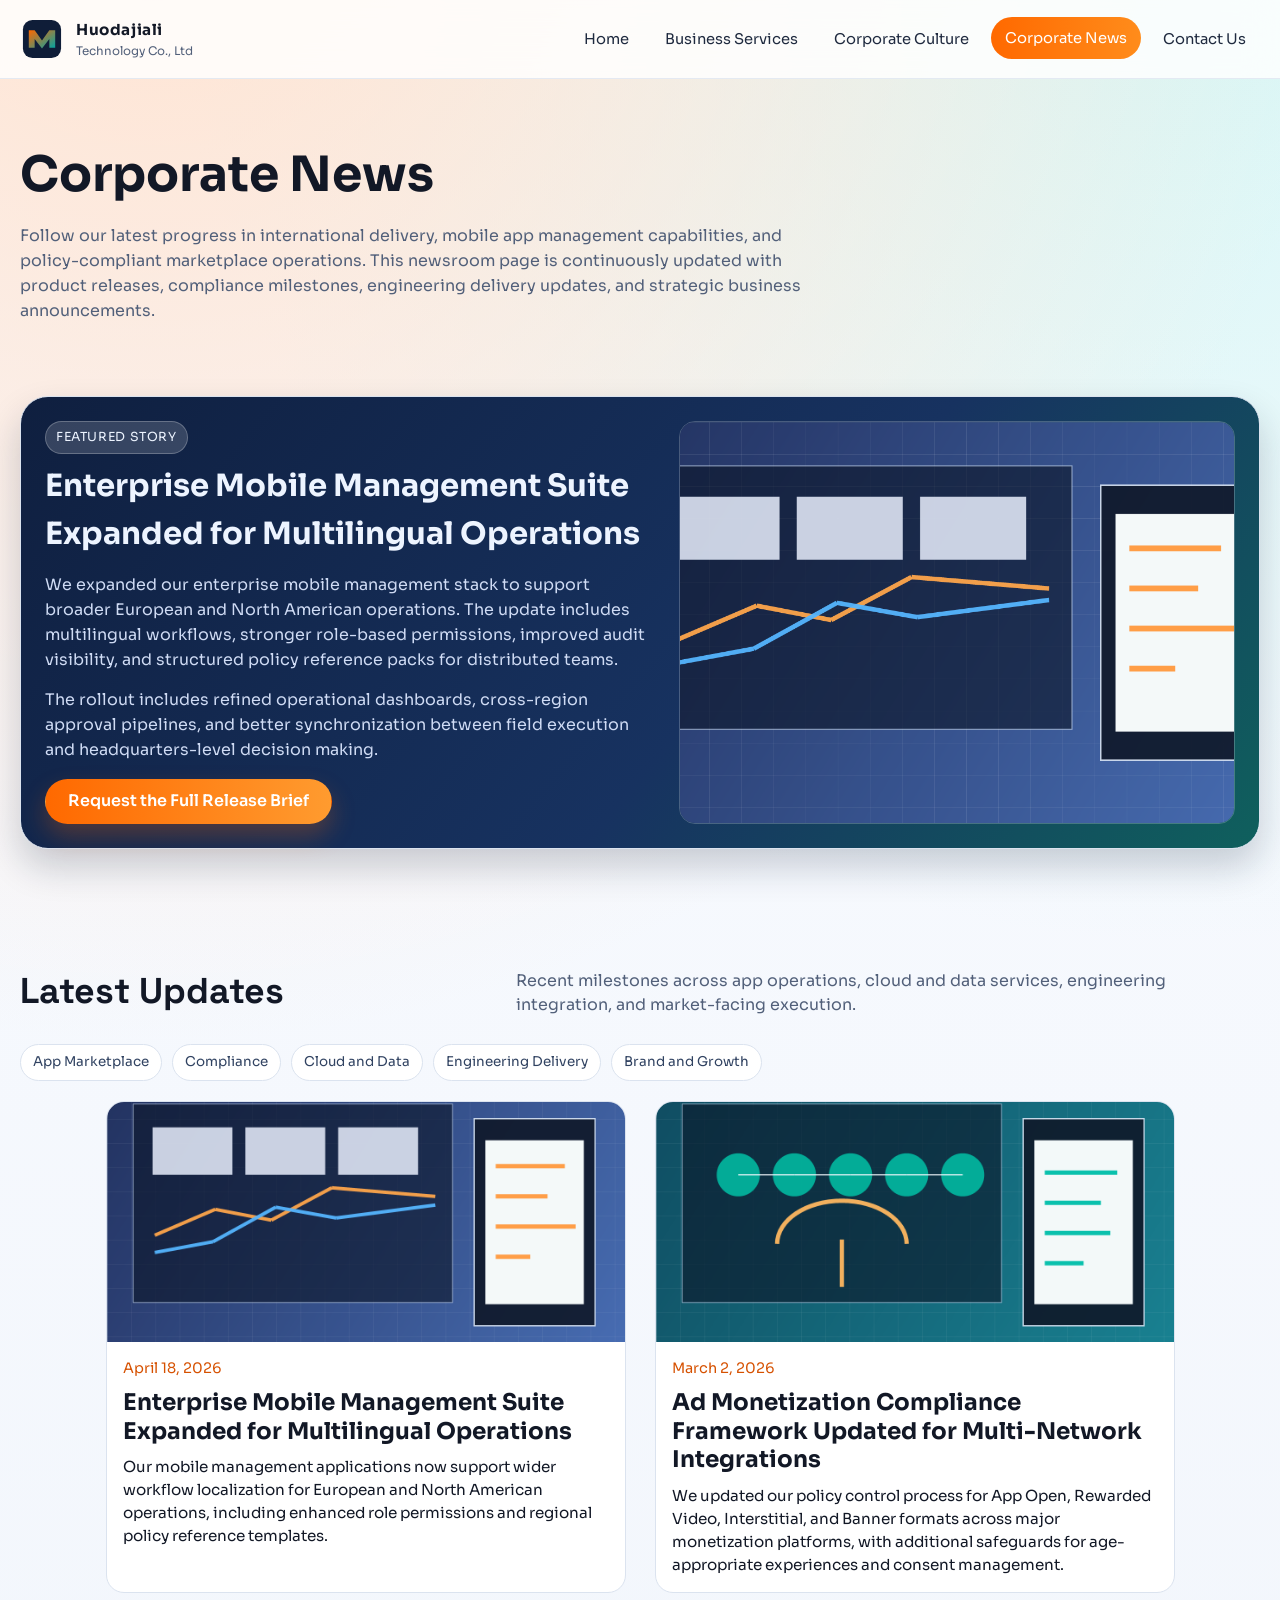
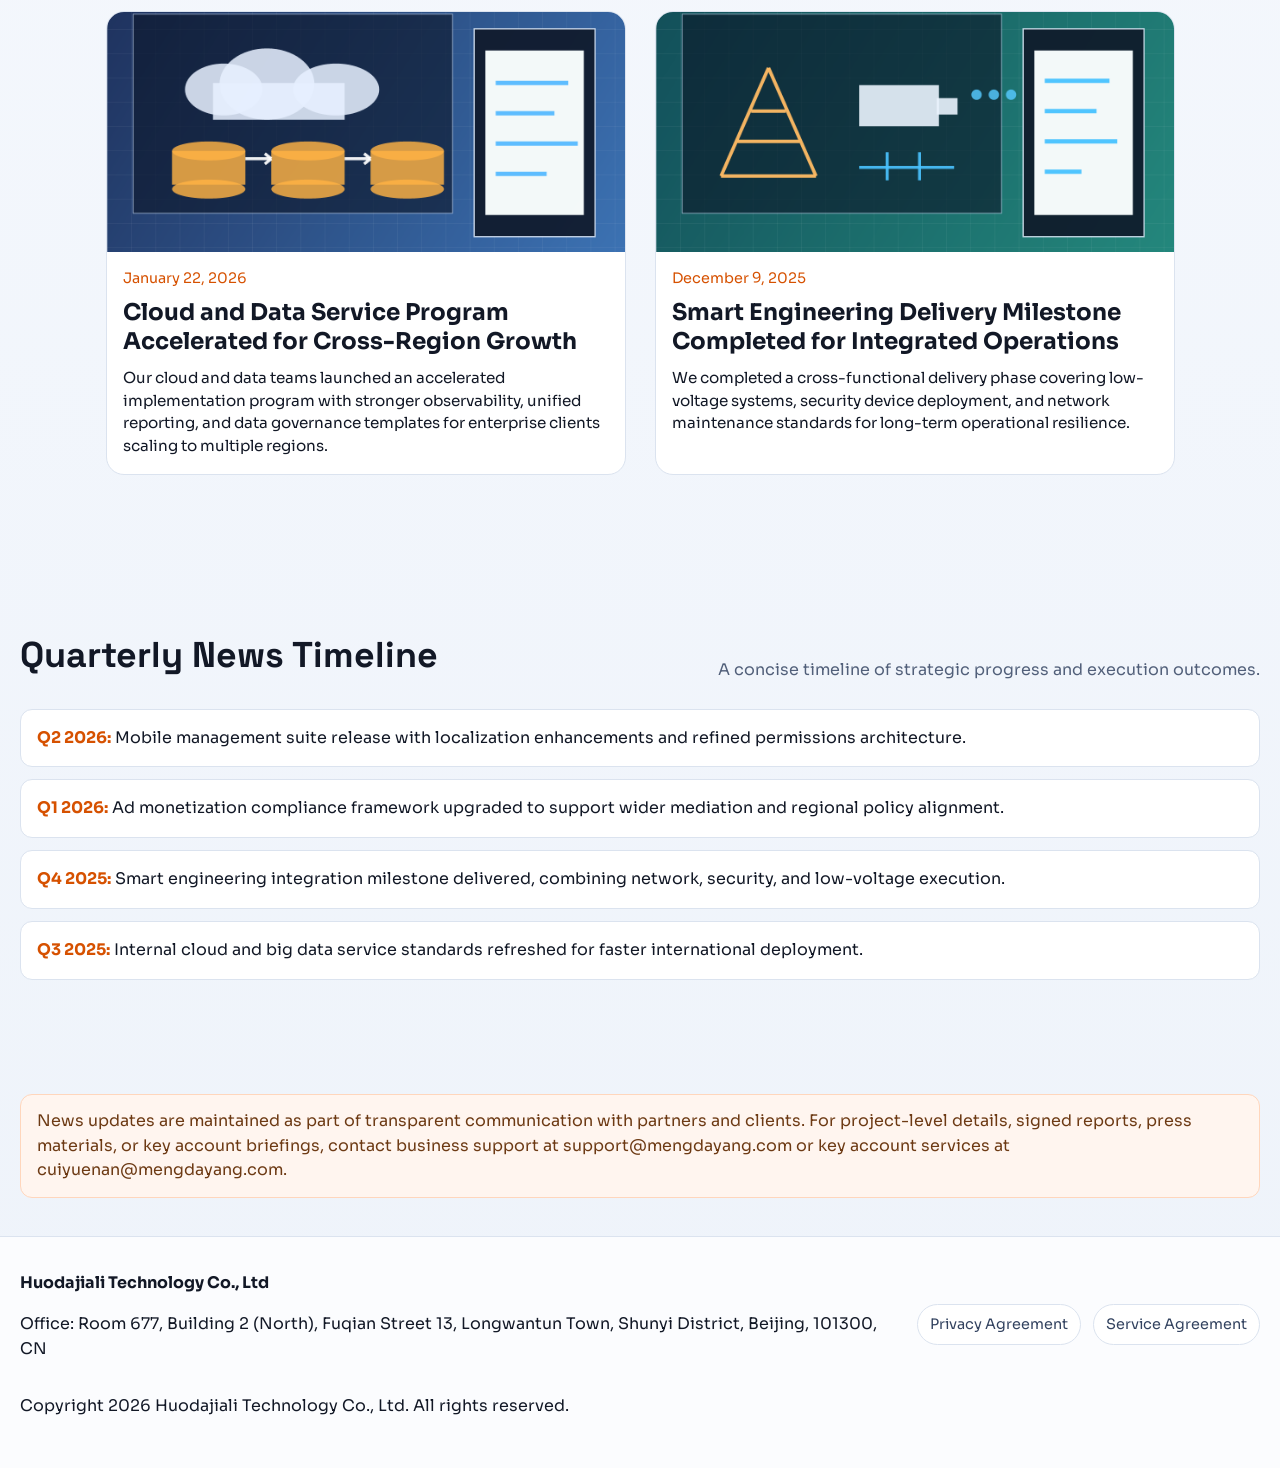
<file: news.html>
<!doctype html>
<html lang="en">
<head>
  <meta charset="utf-8">
  <meta http-equiv="X-UA-Compatible" content="IE=edge">
  <meta name="viewport" content="width=device-width, initial-scale=1">
  <title>Corporate News | Huodajiali Technology Co., Ltd</title>
  <meta name="description" content="Latest updates from Huodajiali Technology Co., Ltd on platform releases, international service operations, and app store compliance programs.">
  <meta name="robots" content="index,follow">
  <link rel="canonical" href="https://mengdayang.com/news.html">
  <link rel="preconnect" href="https://fonts.googleapis.com">
  <link rel="preconnect" href="https://fonts.gstatic.com" crossorigin>
  <link href="https://fonts.googleapis.com/css2?family=Sora:wght@400;500;600;700;800&family=Space+Grotesk:wght@500;600;700&display=swap" rel="stylesheet">
  <link rel="stylesheet" href="css/styles.css">
</head>
<body>
  <div class="top-progress" aria-hidden="true"></div>
  <header class="site-header">
    <div class="container nav-wrap">
      <a class="brand" href="index.html" aria-label="Huodajiali Home">
        <img src="images/logo.svg" alt="Huodajiali logo" width="44" height="44">
        <span class="brand-text"><strong>Huodajiali</strong><span>Technology Co., Ltd</span></span>
      </a>
      <button class="menu-toggle" aria-label="Open menu" aria-expanded="false">
        <svg viewBox="0 0 24 24" fill="none" aria-hidden="true"><path d="M4 7h16M4 12h16M4 17h16" stroke="currentColor" stroke-width="2" stroke-linecap="round"/></svg>
      </button>
      <nav class="nav" aria-label="Main navigation">
        <a href="index.html">Home</a>
        <a href="services.html">Business Services</a>
        <a href="culture.html">Corporate Culture</a>
        <a class="active" href="news.html">Corporate News</a>
        <a href="contact.html">Contact Us</a>
      </nav>
    </div>
  </header>

  <main>
    <section class="page-hero">
      <div class="container reveal">
        <h1>Corporate News</h1>
        <p>Follow our latest progress in international delivery, mobile app management capabilities, and policy-compliant marketplace operations. This newsroom page is continuously updated with product releases, compliance milestones, engineering delivery updates, and strategic business announcements.</p>
      </div>
    </section>

    <section class="section section-tight">
      <div class="container reveal">
        <article class="featured-news">
          <div class="featured-content">
            <span class="news-pill">Featured Story</span>
            <h2>Enterprise Mobile Management Suite Expanded for Multilingual Operations</h2>
            <p>We expanded our enterprise mobile management stack to support broader European and North American operations. The update includes multilingual workflows, stronger role-based permissions, improved audit visibility, and structured policy reference packs for distributed teams.</p>
            <p>The rollout includes refined operational dashboards, cross-region approval pipelines, and better synchronization between field execution and headquarters-level decision making.</p>
            <a class="btn btn-primary" href="contact.html">Request the Full Release Brief</a>
          </div>
          <figure class="featured-visual">
            <img src="images/news-release-1.png" alt="Featured corporate release for enterprise mobile management expansion" width="1200" height="700" loading="eager" decoding="async">
          </figure>
        </article>
      </div>
    </section>

    <section class="section">
      <div class="container">
        <div class="section-head reveal">
          <h2>Latest Updates</h2>
          <p>Recent milestones across app operations, cloud and data services, engineering integration, and market-facing execution.</p>
        </div>
        <div class="news-tag-row reveal">
          <span class="news-tag">App Marketplace</span>
          <span class="news-tag">Compliance</span>
          <span class="news-tag">Cloud and Data</span>
          <span class="news-tag">Engineering Delivery</span>
          <span class="news-tag">Brand and Growth</span>
        </div>
      </div>
      <div class="container news-grid news-grid-rich">
        <article class="news-card reveal">
          <img src="images/news-release-1.png" alt="Release visual for enterprise mobile management update" width="1200" height="700" loading="lazy" decoding="async">
          <div class="inner">
            <time datetime="2026-04-18">April 18, 2026</time>
            <h2>Enterprise Mobile Management Suite Expanded for Multilingual Operations</h2>
            <p>Our mobile management applications now support wider workflow localization for European and North American operations, including enhanced role permissions and regional policy reference templates.</p>
          </div>
        </article>

        <article class="news-card reveal">
          <img src="images/news-release-2.png" alt="Release visual for ad monetization compliance framework" width="1200" height="700" loading="lazy" decoding="async">
          <div class="inner">
            <time datetime="2026-03-02">March 2, 2026</time>
            <h2>Ad Monetization Compliance Framework Updated for Multi-Network Integrations</h2>
            <p>We updated our policy control process for App Open, Rewarded Video, Interstitial, and Banner formats across major monetization platforms, with additional safeguards for age-appropriate experiences and consent management.</p>
          </div>
        </article>

        <article class="news-card reveal">
          <img src="images/news-release-3.png" alt="Release visual for cloud and data service acceleration" width="1200" height="700" loading="lazy" decoding="async">
          <div class="inner">
            <time datetime="2026-01-22">January 22, 2026</time>
            <h2>Cloud and Data Service Program Accelerated for Cross-Region Growth</h2>
            <p>Our cloud and data teams launched an accelerated implementation program with stronger observability, unified reporting, and data governance templates for enterprise clients scaling to multiple regions.</p>
          </div>
        </article>

        <article class="news-card reveal">
          <img src="images/news-release-4.png" alt="Release visual for smart engineering delivery milestone" width="1200" height="700" loading="lazy" decoding="async">
          <div class="inner">
            <time datetime="2025-12-09">December 9, 2025</time>
            <h2>Smart Engineering Delivery Milestone Completed for Integrated Operations</h2>
            <p>We completed a cross-functional delivery phase covering low-voltage systems, security device deployment, and network maintenance standards for long-term operational resilience.</p>
          </div>
        </article>
      </div>
    </section>

    <section class="section">
      <div class="container">
        <div class="section-head reveal">
          <h2>Quarterly News Timeline</h2>
          <p>A concise timeline of strategic progress and execution outcomes.</p>
        </div>
        <div class="timeline">
          <article class="timeline-item reveal"><strong>Q2 2026:</strong> Mobile management suite release with localization enhancements and refined permissions architecture.</article>
          <article class="timeline-item reveal"><strong>Q1 2026:</strong> Ad monetization compliance framework upgraded to support wider mediation and regional policy alignment.</article>
          <article class="timeline-item reveal"><strong>Q4 2025:</strong> Smart engineering integration milestone delivered, combining network, security, and low-voltage execution.</article>
          <article class="timeline-item reveal"><strong>Q3 2025:</strong> Internal cloud and big data service standards refreshed for faster international deployment.</article>
        </div>
      </div>
    </section>

    <section class="section section-tight">
      <div class="container">
        <div class="notice reveal">
          News updates are maintained as part of transparent communication with partners and clients. For project-level details, signed reports, press materials, or key account briefings, contact business support at support@mengdayang.com or key account services at cuiyuenan@mengdayang.com.
        </div>
      </div>
    </section>
  </main>

  <footer class="site-footer">
    <div class="container footer-grid">
      <div>
        <strong>Huodajiali Technology Co., Ltd</strong>
        <p>Office: Room 677, Building 2 (North), Fuqian Street 13, Longwantun Town, Shunyi District, Beijing, 101300, CN</p>
      </div>
      <div class="footer-links">
        <a href="privacy-policy.html">Privacy Agreement</a>
        <a href="terms-of-service.html">Service Agreement</a>
      </div>
    </div>
    <div class="container"><p>Copyright <span data-year></span> Huodajiali Technology Co., Ltd. All rights reserved.</p></div>
  </footer>

  <script src="js/main.js" defer></script>
</body>
</html>
</file>
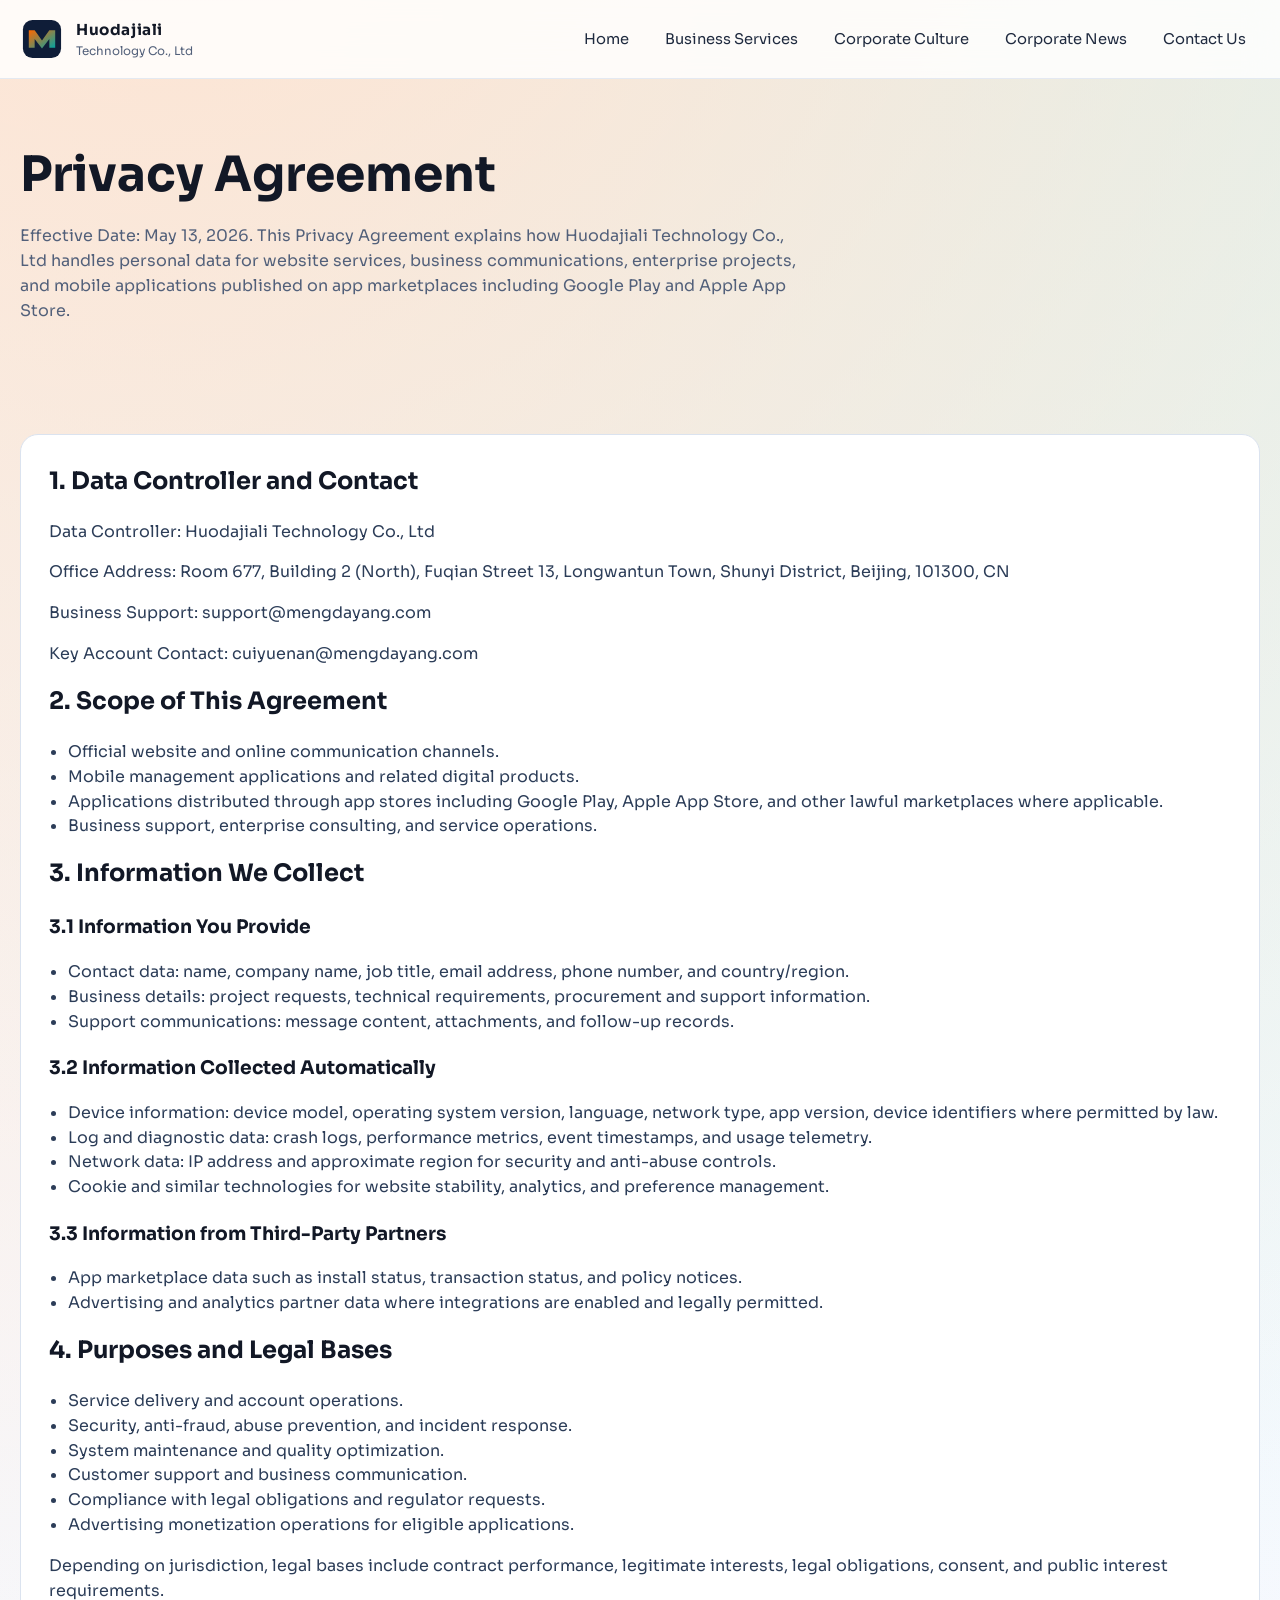
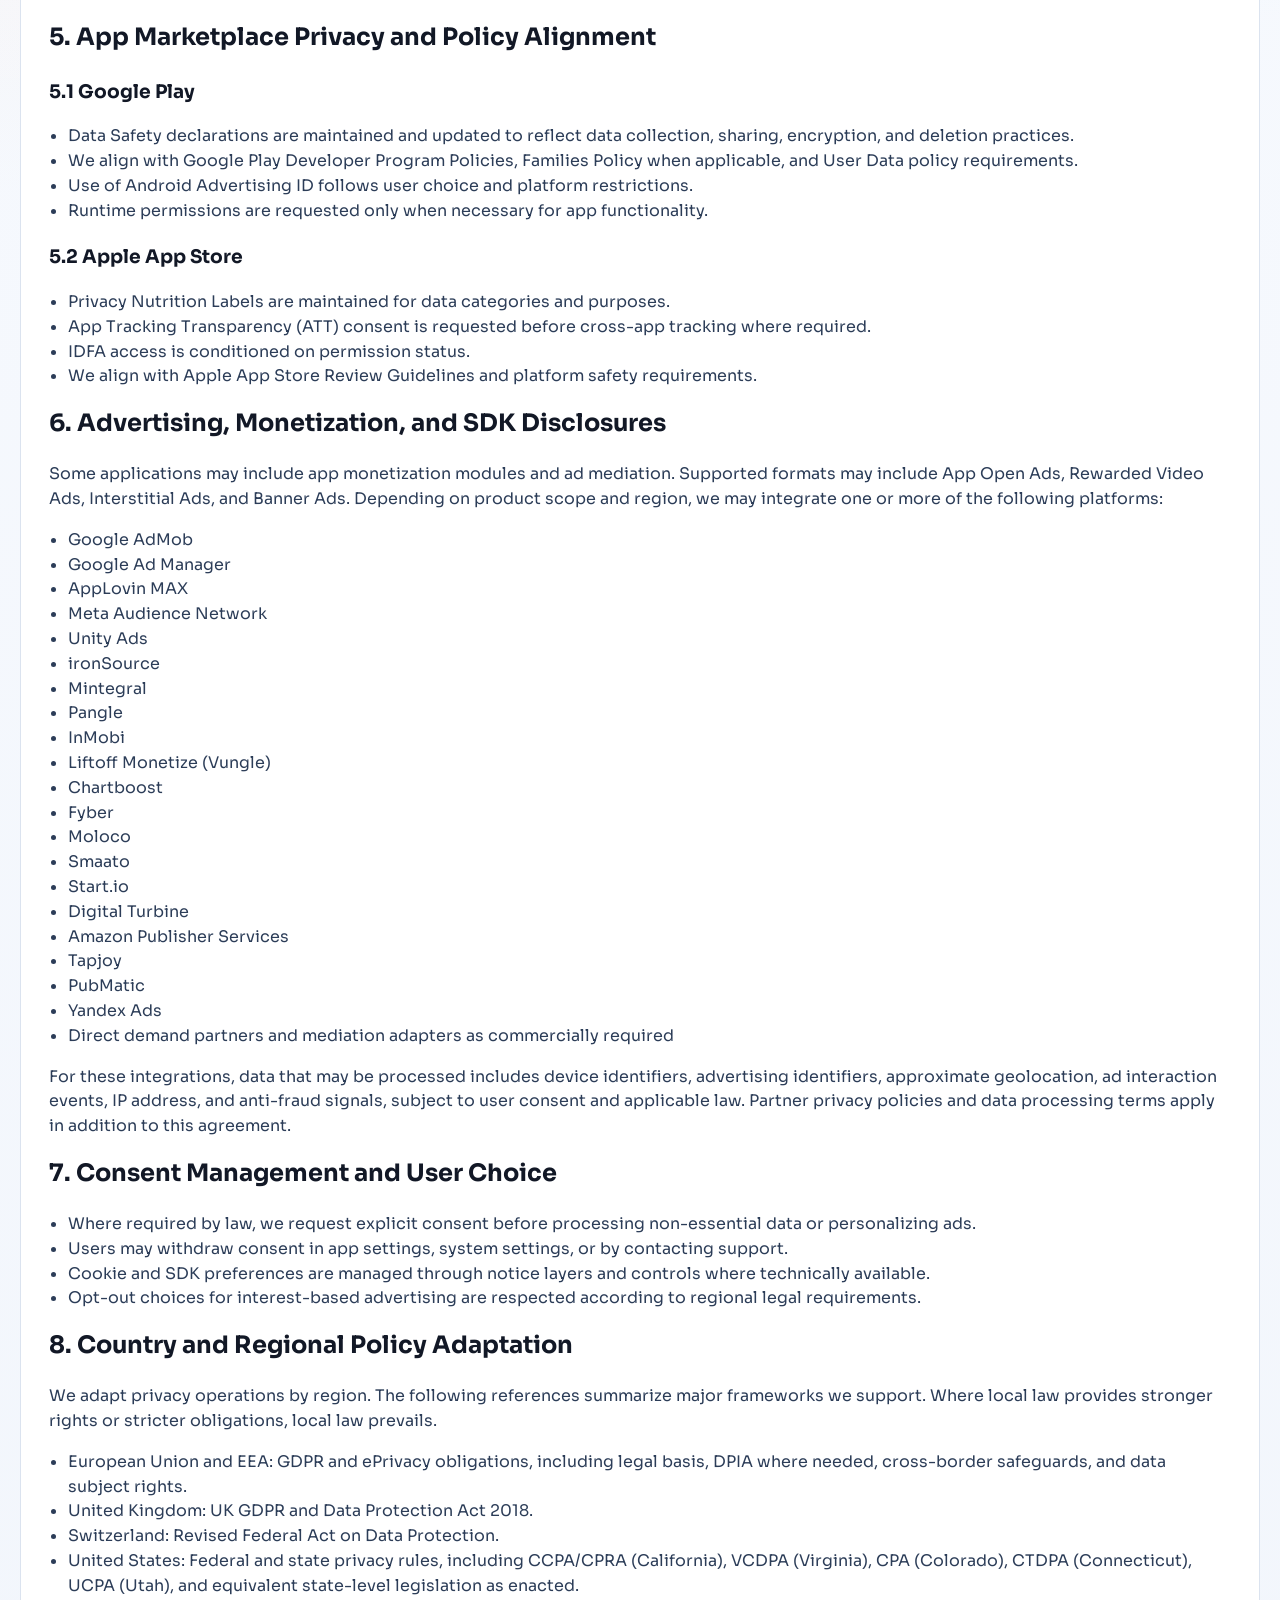
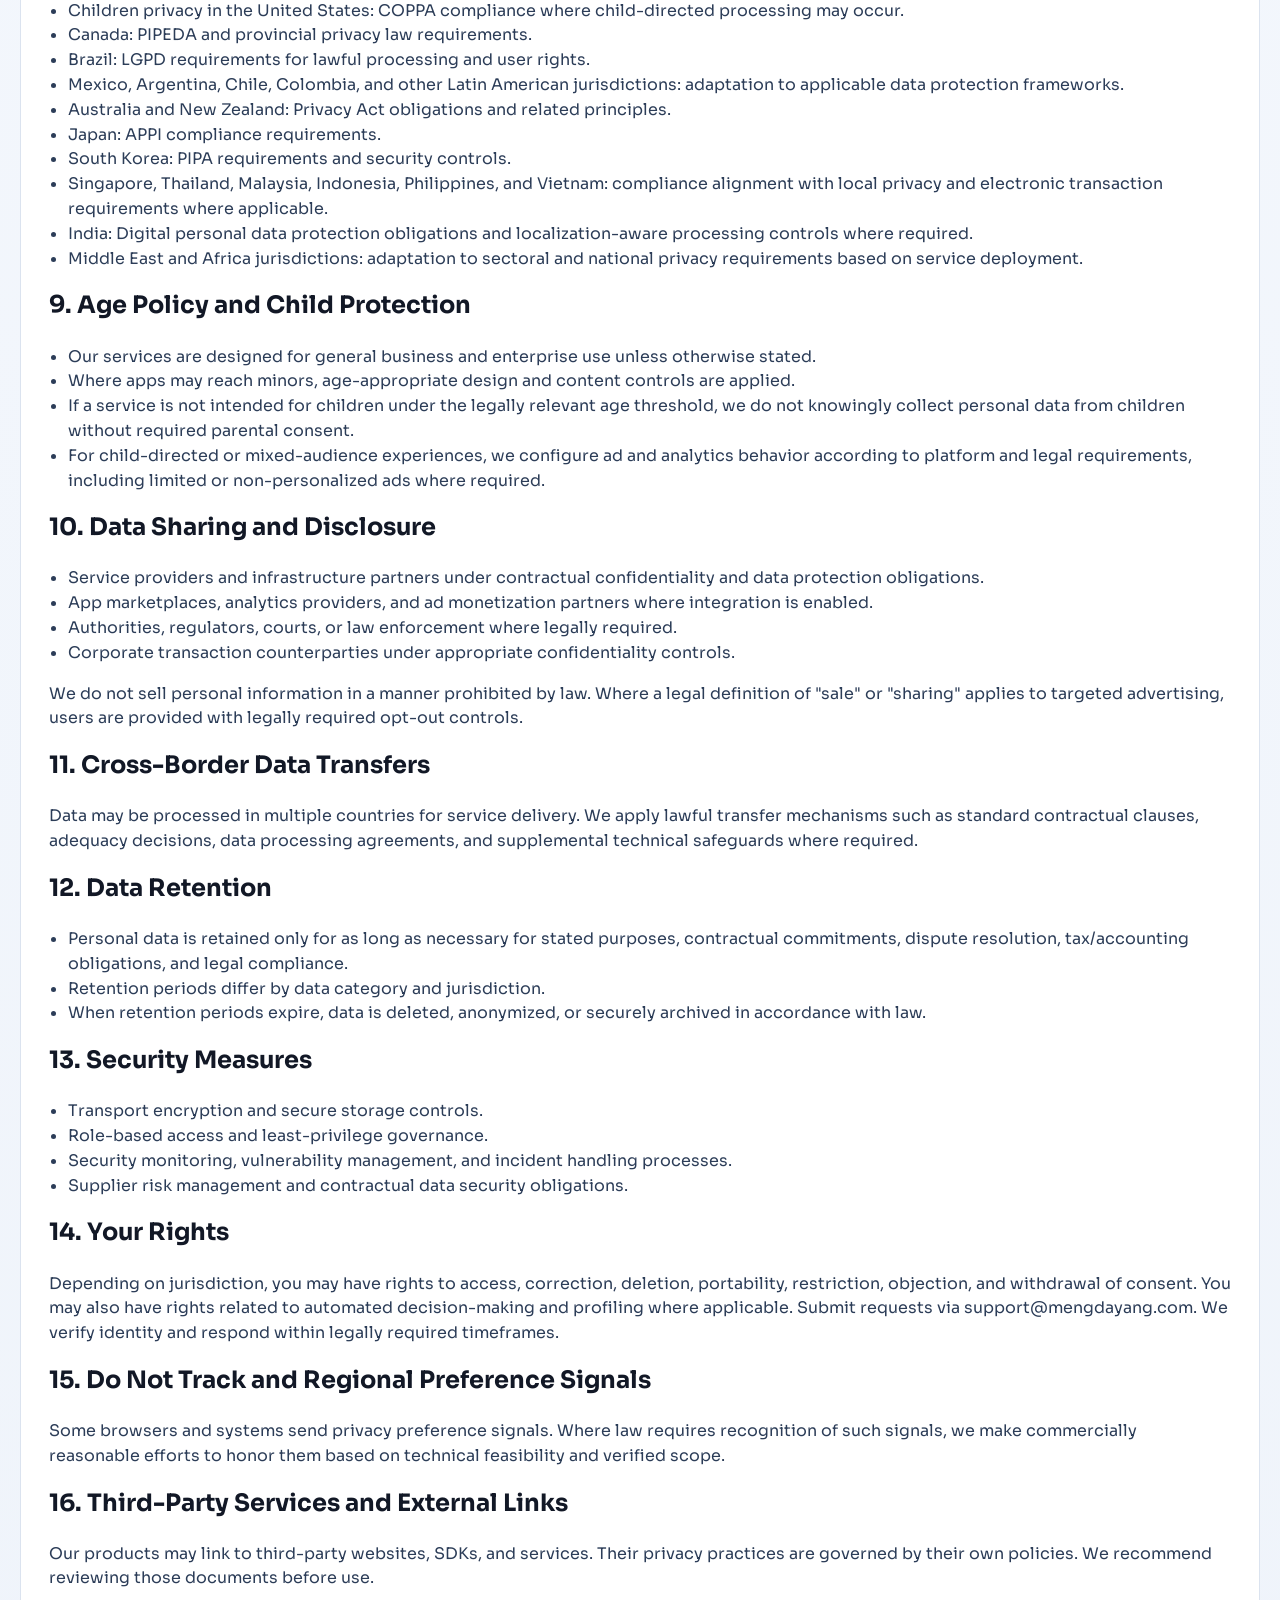
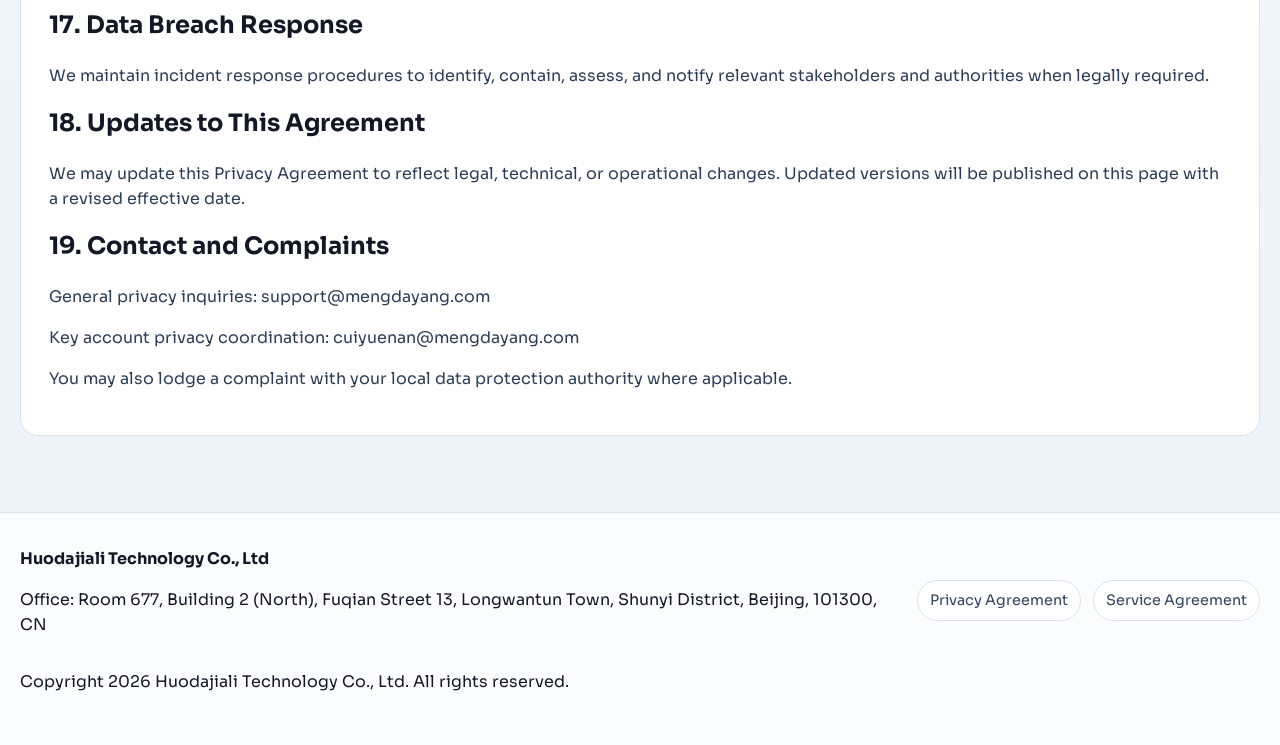
<file: privacy-policy.html>
<!doctype html>
<html lang="en">
<head>
  <meta charset="utf-8">
  <meta http-equiv="X-UA-Compatible" content="IE=edge">
  <meta name="viewport" content="width=device-width, initial-scale=1">
  <title>Privacy Agreement | Huodajiali Technology Co., Ltd</title>
  <meta name="description" content="Comprehensive privacy agreement for Huodajiali Technology Co., Ltd covering app marketplaces, country-specific regulations, advertising SDKs, age policy, and user rights.">
  <meta name="robots" content="index,follow">
  <link rel="canonical" href="https://mengdayang.com/privacy-policy.html">
  <link rel="preconnect" href="https://fonts.googleapis.com">
  <link rel="preconnect" href="https://fonts.gstatic.com" crossorigin>
  <link href="https://fonts.googleapis.com/css2?family=Sora:wght@400;500;600;700;800&family=Space+Grotesk:wght@500;600;700&display=swap" rel="stylesheet">
  <link rel="stylesheet" href="css/styles.css">
</head>
<body>
  <div class="top-progress" aria-hidden="true"></div>
  <header class="site-header">
    <div class="container nav-wrap">
      <a class="brand" href="index.html" aria-label="Huodajiali Home">
        <img src="images/logo.svg" alt="Huodajiali logo" width="44" height="44">
        <span class="brand-text"><strong>Huodajiali</strong><span>Technology Co., Ltd</span></span>
      </a>
      <button class="menu-toggle" aria-label="Open menu" aria-expanded="false">
        <svg viewBox="0 0 24 24" fill="none" aria-hidden="true"><path d="M4 7h16M4 12h16M4 17h16" stroke="currentColor" stroke-width="2" stroke-linecap="round"/></svg>
      </button>
      <nav class="nav" aria-label="Main navigation">
        <a href="index.html">Home</a>
        <a href="services.html">Business Services</a>
        <a href="culture.html">Corporate Culture</a>
        <a href="news.html">Corporate News</a>
        <a href="contact.html">Contact Us</a>
      </nav>
    </div>
  </header>

  <main>
    <section class="page-hero">
      <div class="container reveal">
        <h1>Privacy Agreement</h1>
        <p>Effective Date: May 13, 2026. This Privacy Agreement explains how Huodajiali Technology Co., Ltd handles personal data for website services, business communications, enterprise projects, and mobile applications published on app marketplaces including Google Play and Apple App Store.</p>
      </div>
    </section>

    <section class="section">
      <div class="container policy reveal">
        <h2>1. Data Controller and Contact</h2>
        <p>Data Controller: Huodajiali Technology Co., Ltd</p>
        <p>Office Address: Room 677, Building 2 (North), Fuqian Street 13, Longwantun Town, Shunyi District, Beijing, 101300, CN</p>
        <p>Business Support: support@mengdayang.com</p>
        <p>Key Account Contact: cuiyuenan@mengdayang.com</p>

        <h2>2. Scope of This Agreement</h2>
        <ul>
          <li>Official website and online communication channels.</li>
          <li>Mobile management applications and related digital products.</li>
          <li>Applications distributed through app stores including Google Play, Apple App Store, and other lawful marketplaces where applicable.</li>
          <li>Business support, enterprise consulting, and service operations.</li>
        </ul>

        <h2>3. Information We Collect</h2>
        <h3>3.1 Information You Provide</h3>
        <ul>
          <li>Contact data: name, company name, job title, email address, phone number, and country/region.</li>
          <li>Business details: project requests, technical requirements, procurement and support information.</li>
          <li>Support communications: message content, attachments, and follow-up records.</li>
        </ul>

        <h3>3.2 Information Collected Automatically</h3>
        <ul>
          <li>Device information: device model, operating system version, language, network type, app version, device identifiers where permitted by law.</li>
          <li>Log and diagnostic data: crash logs, performance metrics, event timestamps, and usage telemetry.</li>
          <li>Network data: IP address and approximate region for security and anti-abuse controls.</li>
          <li>Cookie and similar technologies for website stability, analytics, and preference management.</li>
        </ul>

        <h3>3.3 Information from Third-Party Partners</h3>
        <ul>
          <li>App marketplace data such as install status, transaction status, and policy notices.</li>
          <li>Advertising and analytics partner data where integrations are enabled and legally permitted.</li>
        </ul>

        <h2>4. Purposes and Legal Bases</h2>
        <ul>
          <li>Service delivery and account operations.</li>
          <li>Security, anti-fraud, abuse prevention, and incident response.</li>
          <li>System maintenance and quality optimization.</li>
          <li>Customer support and business communication.</li>
          <li>Compliance with legal obligations and regulator requests.</li>
          <li>Advertising monetization operations for eligible applications.</li>
        </ul>
        <p>Depending on jurisdiction, legal bases include contract performance, legitimate interests, legal obligations, consent, and public interest requirements.</p>

        <h2>5. App Marketplace Privacy and Policy Alignment</h2>
        <h3>5.1 Google Play</h3>
        <ul>
          <li>Data Safety declarations are maintained and updated to reflect data collection, sharing, encryption, and deletion practices.</li>
          <li>We align with Google Play Developer Program Policies, Families Policy when applicable, and User Data policy requirements.</li>
          <li>Use of Android Advertising ID follows user choice and platform restrictions.</li>
          <li>Runtime permissions are requested only when necessary for app functionality.</li>
        </ul>

        <h3>5.2 Apple App Store</h3>
        <ul>
          <li>Privacy Nutrition Labels are maintained for data categories and purposes.</li>
          <li>App Tracking Transparency (ATT) consent is requested before cross-app tracking where required.</li>
          <li>IDFA access is conditioned on permission status.</li>
          <li>We align with Apple App Store Review Guidelines and platform safety requirements.</li>
        </ul>

        <h2>6. Advertising, Monetization, and SDK Disclosures</h2>
        <p>Some applications may include app monetization modules and ad mediation. Supported formats may include App Open Ads, Rewarded Video Ads, Interstitial Ads, and Banner Ads. Depending on product scope and region, we may integrate one or more of the following platforms:</p>
        <ul>
          <li>Google AdMob</li>
          <li>Google Ad Manager</li>
          <li>AppLovin MAX</li>
          <li>Meta Audience Network</li>
          <li>Unity Ads</li>
          <li>ironSource</li>
          <li>Mintegral</li>
          <li>Pangle</li>
          <li>InMobi</li>
          <li>Liftoff Monetize (Vungle)</li>
          <li>Chartboost</li>
          <li>Fyber</li>
          <li>Moloco</li>
          <li>Smaato</li>
          <li>Start.io</li>
          <li>Digital Turbine</li>
          <li>Amazon Publisher Services</li>
          <li>Tapjoy</li>
          <li>PubMatic</li>
          <li>Yandex Ads</li>
          <li>Direct demand partners and mediation adapters as commercially required</li>
        </ul>
        <p>For these integrations, data that may be processed includes device identifiers, advertising identifiers, approximate geolocation, ad interaction events, IP address, and anti-fraud signals, subject to user consent and applicable law. Partner privacy policies and data processing terms apply in addition to this agreement.</p>

        <h2>7. Consent Management and User Choice</h2>
        <ul>
          <li>Where required by law, we request explicit consent before processing non-essential data or personalizing ads.</li>
          <li>Users may withdraw consent in app settings, system settings, or by contacting support.</li>
          <li>Cookie and SDK preferences are managed through notice layers and controls where technically available.</li>
          <li>Opt-out choices for interest-based advertising are respected according to regional legal requirements.</li>
        </ul>

        <h2>8. Country and Regional Policy Adaptation</h2>
        <p>We adapt privacy operations by region. The following references summarize major frameworks we support. Where local law provides stronger rights or stricter obligations, local law prevails.</p>
        <ul>
          <li>European Union and EEA: GDPR and ePrivacy obligations, including legal basis, DPIA where needed, cross-border safeguards, and data subject rights.</li>
          <li>United Kingdom: UK GDPR and Data Protection Act 2018.</li>
          <li>Switzerland: Revised Federal Act on Data Protection.</li>
          <li>United States: Federal and state privacy rules, including CCPA/CPRA (California), VCDPA (Virginia), CPA (Colorado), CTDPA (Connecticut), UCPA (Utah), and equivalent state-level legislation as enacted.</li>
          <li>Children privacy in the United States: COPPA compliance where child-directed processing may occur.</li>
          <li>Canada: PIPEDA and provincial privacy law requirements.</li>
          <li>Brazil: LGPD requirements for lawful processing and user rights.</li>
          <li>Mexico, Argentina, Chile, Colombia, and other Latin American jurisdictions: adaptation to applicable data protection frameworks.</li>
          <li>Australia and New Zealand: Privacy Act obligations and related principles.</li>
          <li>Japan: APPI compliance requirements.</li>
          <li>South Korea: PIPA requirements and security controls.</li>
          <li>Singapore, Thailand, Malaysia, Indonesia, Philippines, and Vietnam: compliance alignment with local privacy and electronic transaction requirements where applicable.</li>
          <li>India: Digital personal data protection obligations and localization-aware processing controls where required.</li>
          <li>Middle East and Africa jurisdictions: adaptation to sectoral and national privacy requirements based on service deployment.</li>
        </ul>

        <h2>9. Age Policy and Child Protection</h2>
        <ul>
          <li>Our services are designed for general business and enterprise use unless otherwise stated.</li>
          <li>Where apps may reach minors, age-appropriate design and content controls are applied.</li>
          <li>If a service is not intended for children under the legally relevant age threshold, we do not knowingly collect personal data from children without required parental consent.</li>
          <li>For child-directed or mixed-audience experiences, we configure ad and analytics behavior according to platform and legal requirements, including limited or non-personalized ads where required.</li>
        </ul>

        <h2>10. Data Sharing and Disclosure</h2>
        <ul>
          <li>Service providers and infrastructure partners under contractual confidentiality and data protection obligations.</li>
          <li>App marketplaces, analytics providers, and ad monetization partners where integration is enabled.</li>
          <li>Authorities, regulators, courts, or law enforcement where legally required.</li>
          <li>Corporate transaction counterparties under appropriate confidentiality controls.</li>
        </ul>
        <p>We do not sell personal information in a manner prohibited by law. Where a legal definition of "sale" or "sharing" applies to targeted advertising, users are provided with legally required opt-out controls.</p>

        <h2>11. Cross-Border Data Transfers</h2>
        <p>Data may be processed in multiple countries for service delivery. We apply lawful transfer mechanisms such as standard contractual clauses, adequacy decisions, data processing agreements, and supplemental technical safeguards where required.</p>

        <h2>12. Data Retention</h2>
        <ul>
          <li>Personal data is retained only for as long as necessary for stated purposes, contractual commitments, dispute resolution, tax/accounting obligations, and legal compliance.</li>
          <li>Retention periods differ by data category and jurisdiction.</li>
          <li>When retention periods expire, data is deleted, anonymized, or securely archived in accordance with law.</li>
        </ul>

        <h2>13. Security Measures</h2>
        <ul>
          <li>Transport encryption and secure storage controls.</li>
          <li>Role-based access and least-privilege governance.</li>
          <li>Security monitoring, vulnerability management, and incident handling processes.</li>
          <li>Supplier risk management and contractual data security obligations.</li>
        </ul>

        <h2>14. Your Rights</h2>
        <p>Depending on jurisdiction, you may have rights to access, correction, deletion, portability, restriction, objection, and withdrawal of consent. You may also have rights related to automated decision-making and profiling where applicable. Submit requests via support@mengdayang.com. We verify identity and respond within legally required timeframes.</p>

        <h2>15. Do Not Track and Regional Preference Signals</h2>
        <p>Some browsers and systems send privacy preference signals. Where law requires recognition of such signals, we make commercially reasonable efforts to honor them based on technical feasibility and verified scope.</p>

        <h2>16. Third-Party Services and External Links</h2>
        <p>Our products may link to third-party websites, SDKs, and services. Their privacy practices are governed by their own policies. We recommend reviewing those documents before use.</p>

        <h2>17. Data Breach Response</h2>
        <p>We maintain incident response procedures to identify, contain, assess, and notify relevant stakeholders and authorities when legally required.</p>

        <h2>18. Updates to This Agreement</h2>
        <p>We may update this Privacy Agreement to reflect legal, technical, or operational changes. Updated versions will be published on this page with a revised effective date.</p>

        <h2>19. Contact and Complaints</h2>
        <p>General privacy inquiries: support@mengdayang.com</p>
        <p>Key account privacy coordination: cuiyuenan@mengdayang.com</p>
        <p>You may also lodge a complaint with your local data protection authority where applicable.</p>
      </div>
    </section>
  </main>

  <footer class="site-footer">
    <div class="container footer-grid">
      <div>
        <strong>Huodajiali Technology Co., Ltd</strong>
        <p>Office: Room 677, Building 2 (North), Fuqian Street 13, Longwantun Town, Shunyi District, Beijing, 101300, CN</p>
      </div>
      <div class="footer-links">
        <a href="privacy-policy.html">Privacy Agreement</a>
        <a href="terms-of-service.html">Service Agreement</a>
      </div>
    </div>
    <div class="container"><p>Copyright <span data-year></span> Huodajiali Technology Co., Ltd. All rights reserved.</p></div>
  </footer>

  <script src="js/main.js" defer></script>
</body>
</html>
</file>
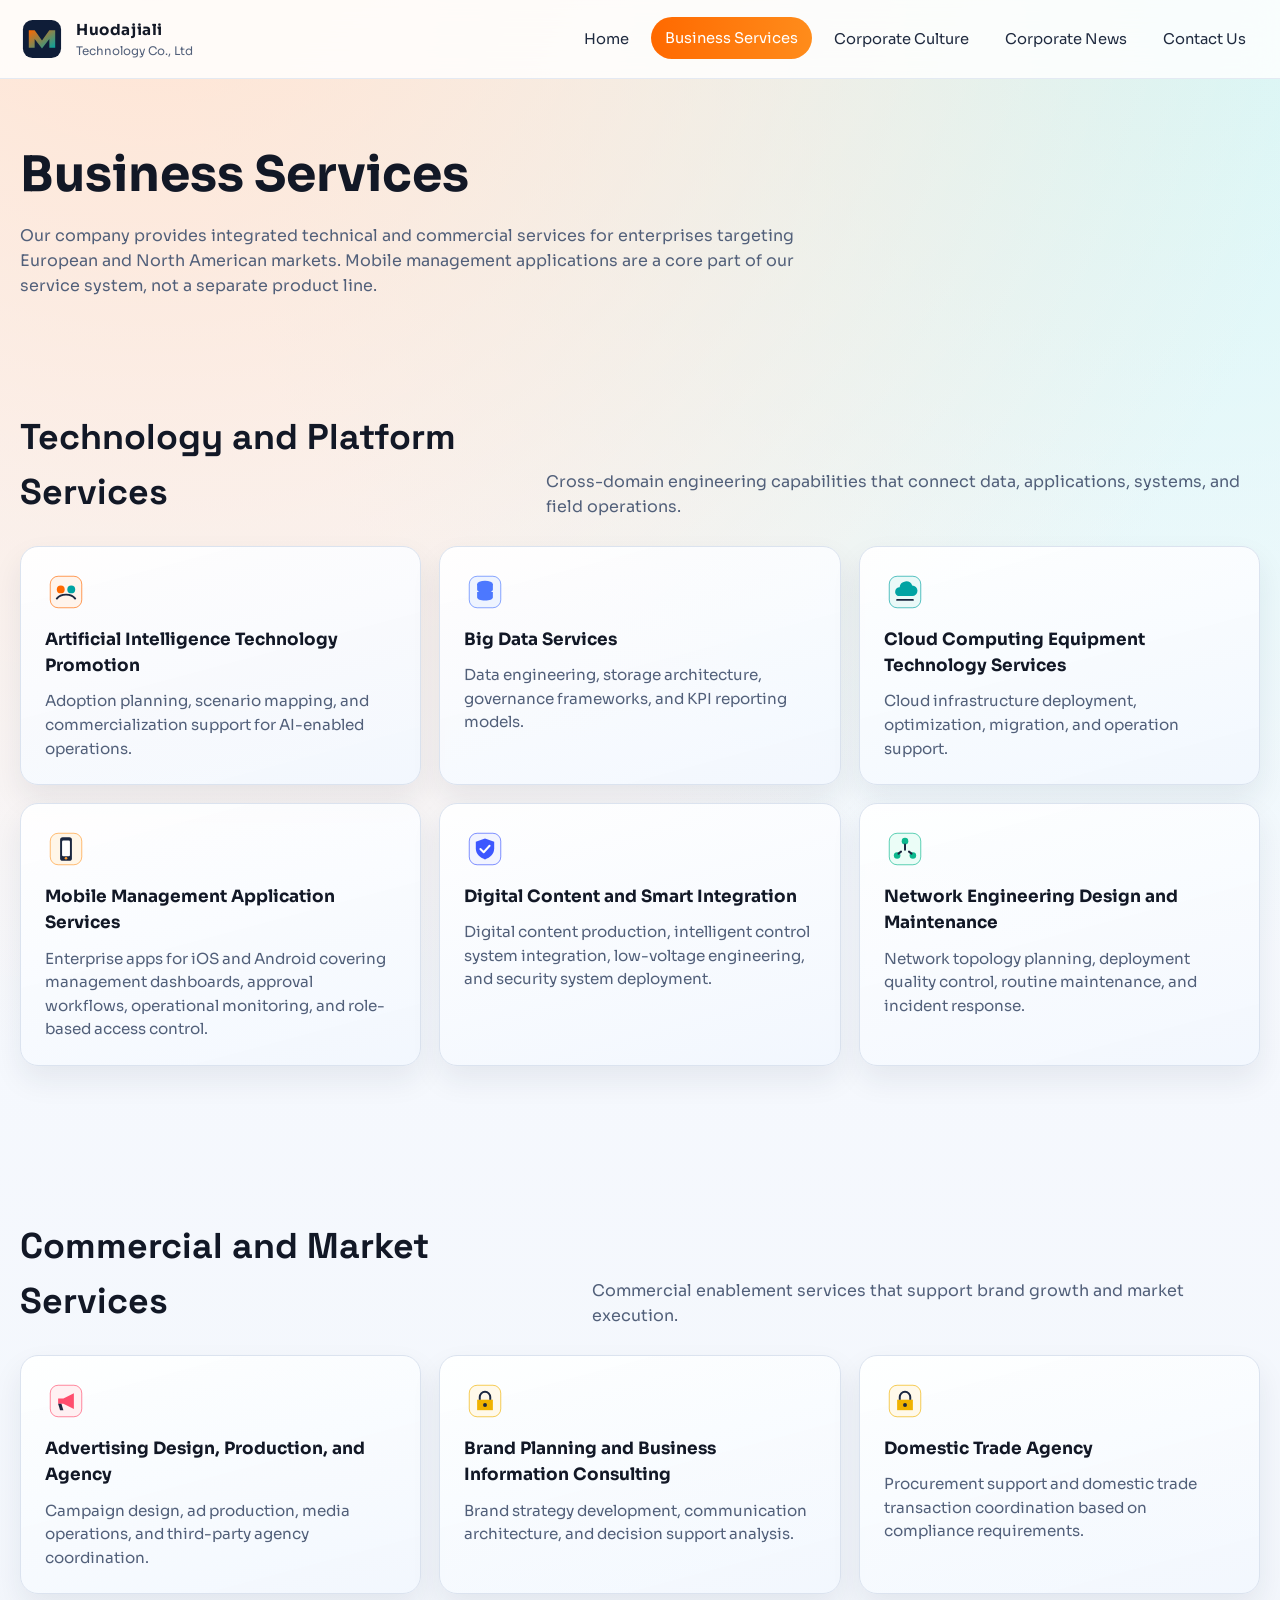
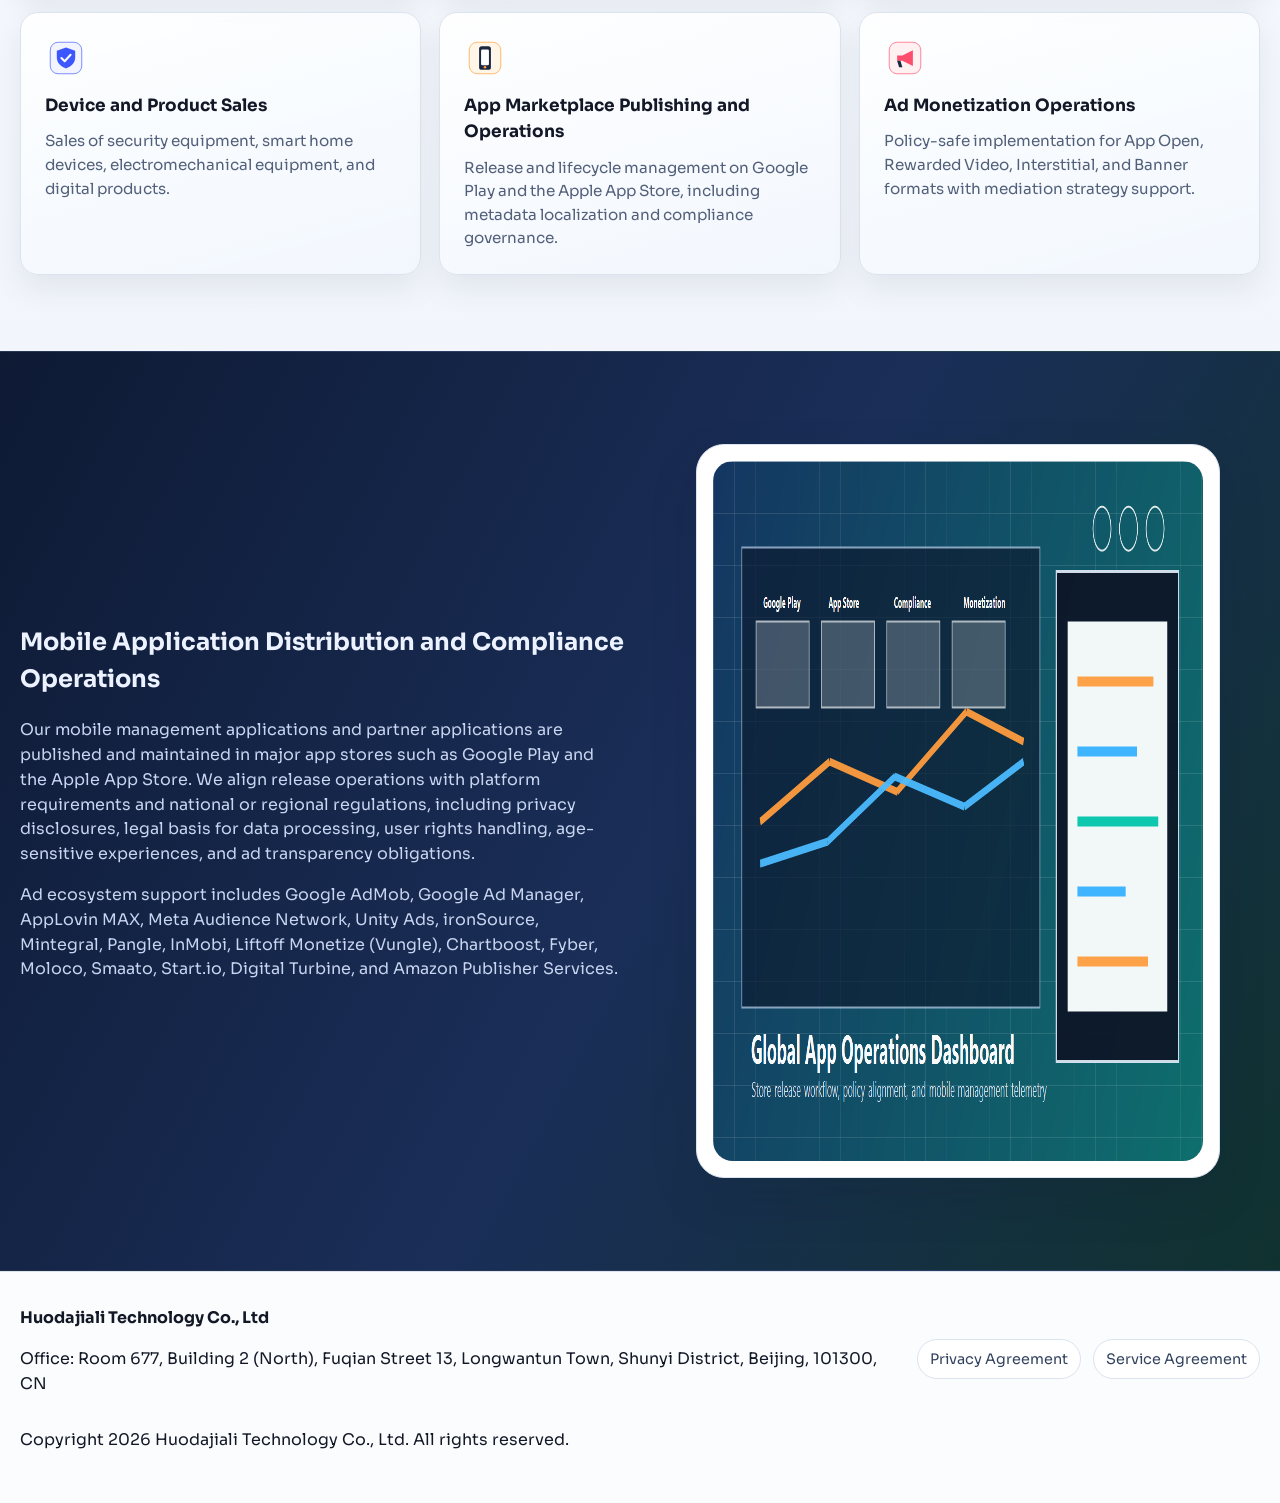
<file: services.html>
<!doctype html>
<html lang="en">
<head>
  <meta charset="utf-8">
  <meta http-equiv="X-UA-Compatible" content="IE=edge">
  <meta name="viewport" content="width=device-width, initial-scale=1">
  <title>Business Services | Huodajiali Technology Co., Ltd</title>
  <meta name="description" content="Full business services of Huodajiali Technology Co., Ltd including AI promotion, big data, cloud technology, mobile management apps, app store publishing, engineering, advertising, consulting, and trade agency.">
  <meta name="robots" content="index,follow,max-image-preview:large">
  <link rel="canonical" href="https://mengdayang.com/services.html">
  <link rel="preconnect" href="https://fonts.googleapis.com">
  <link rel="preconnect" href="https://fonts.gstatic.com" crossorigin>
  <link href="https://fonts.googleapis.com/css2?family=Sora:wght@400;500;600;700;800&family=Space+Grotesk:wght@500;600;700&display=swap" rel="stylesheet">
  <link rel="stylesheet" href="css/styles.css">
</head>
<body>
  <div class="top-progress" aria-hidden="true"></div>
  <header class="site-header">
    <div class="container nav-wrap">
      <a class="brand" href="index.html" aria-label="Huodajiali Home">
        <img src="images/logo.svg" alt="Huodajiali logo" width="44" height="44">
        <span class="brand-text"><strong>Huodajiali</strong><span>Technology Co., Ltd</span></span>
      </a>
      <button class="menu-toggle" aria-label="Open menu" aria-expanded="false">
        <svg viewBox="0 0 24 24" fill="none" aria-hidden="true"><path d="M4 7h16M4 12h16M4 17h16" stroke="currentColor" stroke-width="2" stroke-linecap="round"/></svg>
      </button>
      <nav class="nav" aria-label="Main navigation">
        <a href="index.html">Home</a>
        <a class="active" href="services.html">Business Services</a>
        <a href="culture.html">Corporate Culture</a>
        <a href="news.html">Corporate News</a>
        <a href="contact.html">Contact Us</a>
      </nav>
    </div>
  </header>

  <main>
    <section class="page-hero">
      <div class="container reveal">
        <h1>Business Services</h1>
        <p>Our company provides integrated technical and commercial services for enterprises targeting European and North American markets. Mobile management applications are a core part of our service system, not a separate product line.</p>
      </div>
    </section>

    <section class="section">
      <div class="container">
        <div class="section-head reveal">
          <h2>Technology and Platform Services</h2>
          <p>Cross-domain engineering capabilities that connect data, applications, systems, and field operations.</p>
        </div>
        <div class="card-grid">
          <article class="card reveal"><img class="icon" src="images/icon-ai.svg" alt="AI"><h3>Artificial Intelligence Technology Promotion</h3><p>Adoption planning, scenario mapping, and commercialization support for AI-enabled operations.</p></article>
          <article class="card reveal"><img class="icon" src="images/icon-data.svg" alt="Big Data"><h3>Big Data Services</h3><p>Data engineering, storage architecture, governance frameworks, and KPI reporting models.</p></article>
          <article class="card reveal"><img class="icon" src="images/icon-cloud.svg" alt="Cloud"><h3>Cloud Computing Equipment Technology Services</h3><p>Cloud infrastructure deployment, optimization, migration, and operation support.</p></article>
          <article class="card reveal"><img class="icon" src="images/icon-mobile.svg" alt="Mobile"><h3>Mobile Management Application Services</h3><p>Enterprise apps for iOS and Android covering management dashboards, approval workflows, operational monitoring, and role-based access control.</p></article>
          <article class="card reveal"><img class="icon" src="images/icon-security.svg" alt="Security"><h3>Digital Content and Smart Integration</h3><p>Digital content production, intelligent control system integration, low-voltage engineering, and security system deployment.</p></article>
          <article class="card reveal"><img class="icon" src="images/icon-network.svg" alt="Network"><h3>Network Engineering Design and Maintenance</h3><p>Network topology planning, deployment quality control, routine maintenance, and incident response.</p></article>
        </div>
      </div>
    </section>

    <section class="section">
      <div class="container">
        <div class="section-head reveal">
          <h2>Commercial and Market Services</h2>
          <p>Commercial enablement services that support brand growth and market execution.</p>
        </div>
        <div class="card-grid">
          <article class="card reveal"><img class="icon" src="images/icon-ad.svg" alt="Advertising"><h3>Advertising Design, Production, and Agency</h3><p>Campaign design, ad production, media operations, and third-party agency coordination.</p></article>
          <article class="card reveal"><img class="icon" src="images/icon-trade.svg" alt="Trade"><h3>Brand Planning and Business Information Consulting</h3><p>Brand strategy development, communication architecture, and decision support analysis.</p></article>
          <article class="card reveal"><img class="icon" src="images/icon-trade.svg" alt="Trade"><h3>Domestic Trade Agency</h3><p>Procurement support and domestic trade transaction coordination based on compliance requirements.</p></article>
          <article class="card reveal"><img class="icon" src="images/icon-security.svg" alt="Sales"><h3>Device and Product Sales</h3><p>Sales of security equipment, smart home devices, electromechanical equipment, and digital products.</p></article>
          <article class="card reveal"><img class="icon" src="images/icon-mobile.svg" alt="Store"><h3>App Marketplace Publishing and Operations</h3><p>Release and lifecycle management on Google Play and the Apple App Store, including metadata localization and compliance governance.</p></article>
          <article class="card reveal"><img class="icon" src="images/icon-ad.svg" alt="Monetization"><h3>Ad Monetization Operations</h3><p>Policy-safe implementation for App Open, Rewarded Video, Interstitial, and Banner formats with mediation strategy support.</p></article>
        </div>
      </div>
    </section>

    <section class="band">
      <div class="container">
        <div class="reveal">
          <h2>Mobile Application Distribution and Compliance Operations</h2>
          <p>Our mobile management applications and partner applications are published and maintained in major app stores such as Google Play and the Apple App Store. We align release operations with platform requirements and national or regional regulations, including privacy disclosures, legal basis for data processing, user rights handling, age-sensitive experiences, and ad transparency obligations.</p>
          <p>Ad ecosystem support includes Google AdMob, Google Ad Manager, AppLovin MAX, Meta Audience Network, Unity Ads, ironSource, Mintegral, Pangle, InMobi, Liftoff Monetize (Vungle), Chartboost, Fyber, Moloco, Smaato, Start.io, Digital Turbine, and Amazon Publisher Services.</p>
        </div>
        <figure class="hero-visual reveal">
          <img src="images/platform-grid.png" alt="App marketplace publishing and monetization operations visual" width="1200" height="700" loading="lazy" decoding="async">
        </figure>
      </div>
    </section>
  </main>

  <footer class="site-footer">
    <div class="container footer-grid">
      <div>
        <strong>Huodajiali Technology Co., Ltd</strong>
        <p>Office: Room 677, Building 2 (North), Fuqian Street 13, Longwantun Town, Shunyi District, Beijing, 101300, CN</p>
      </div>
      <div class="footer-links">
        <a href="privacy-policy.html">Privacy Agreement</a>
        <a href="terms-of-service.html">Service Agreement</a>
      </div>
    </div>
    <div class="container"><p>Copyright <span data-year></span> Huodajiali Technology Co., Ltd. All rights reserved.</p></div>
  </footer>

  <script src="js/main.js" defer></script>
</body>
</html>
</file>
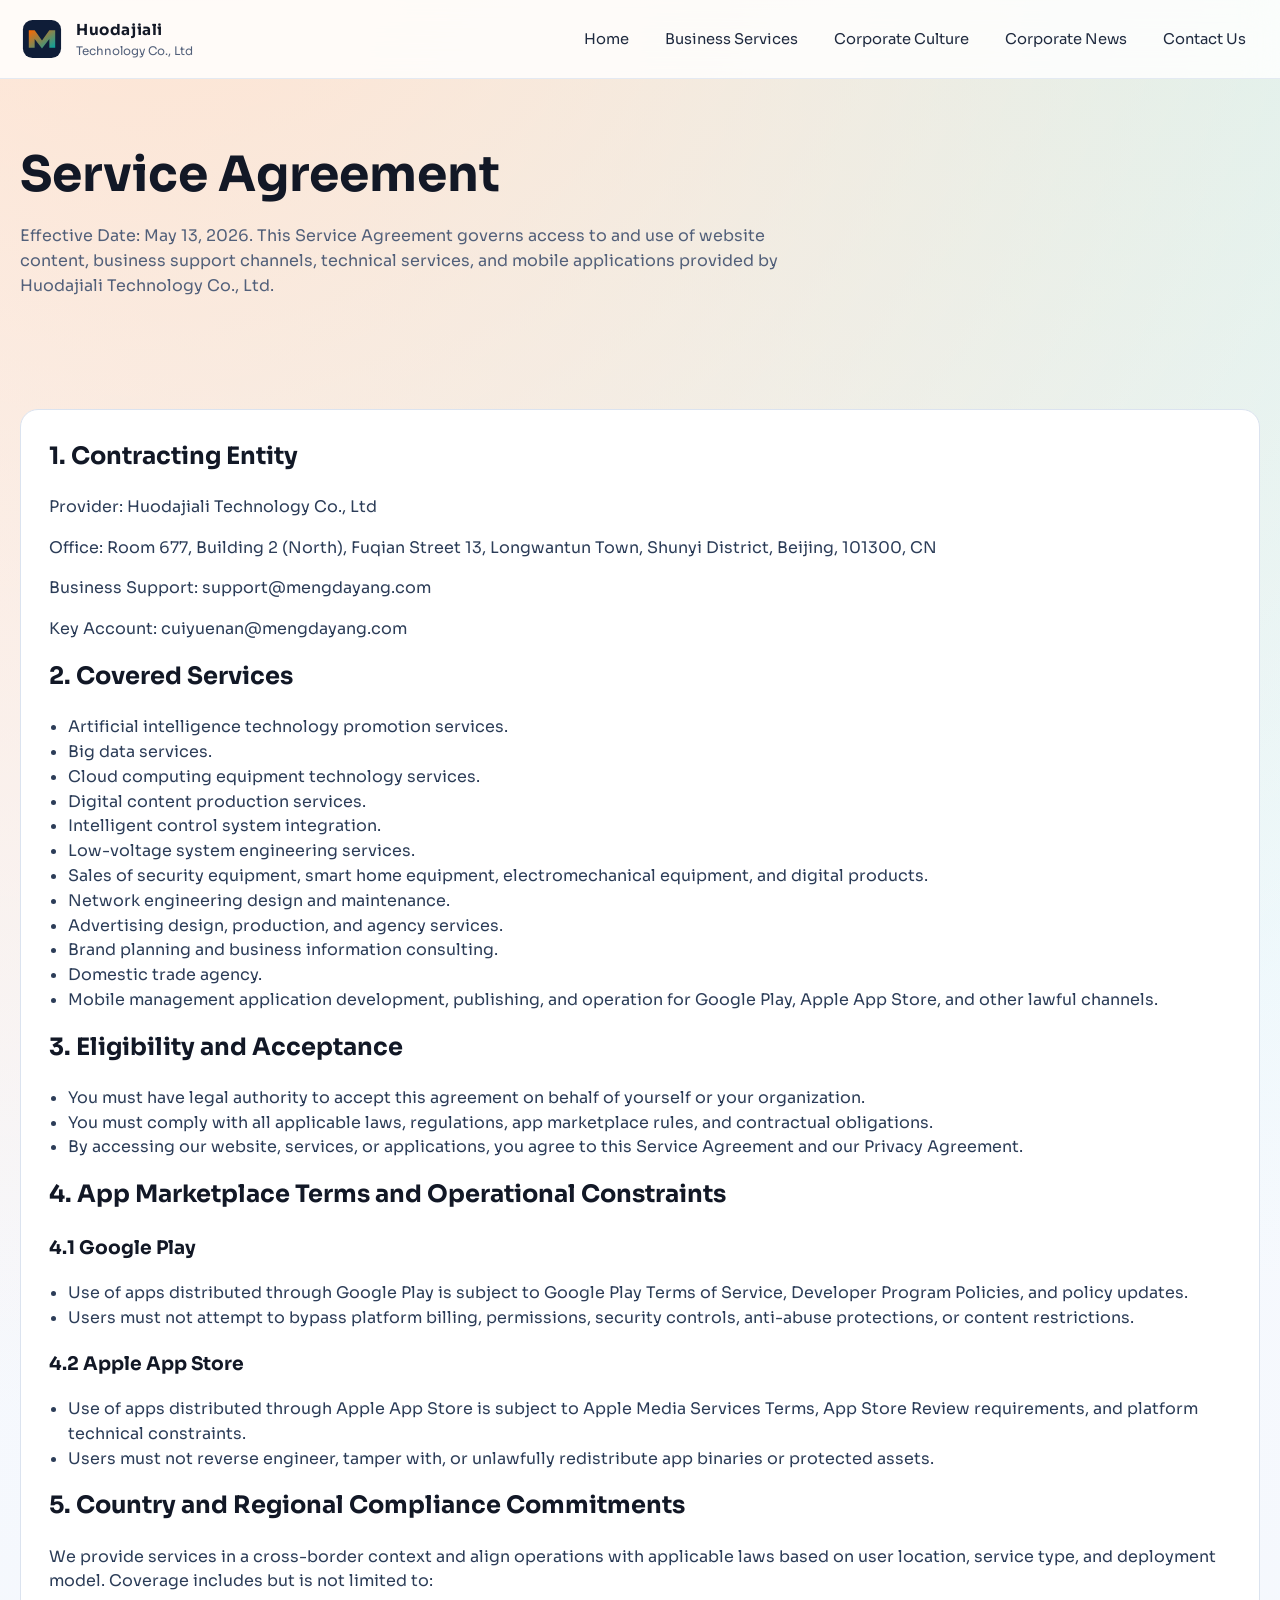
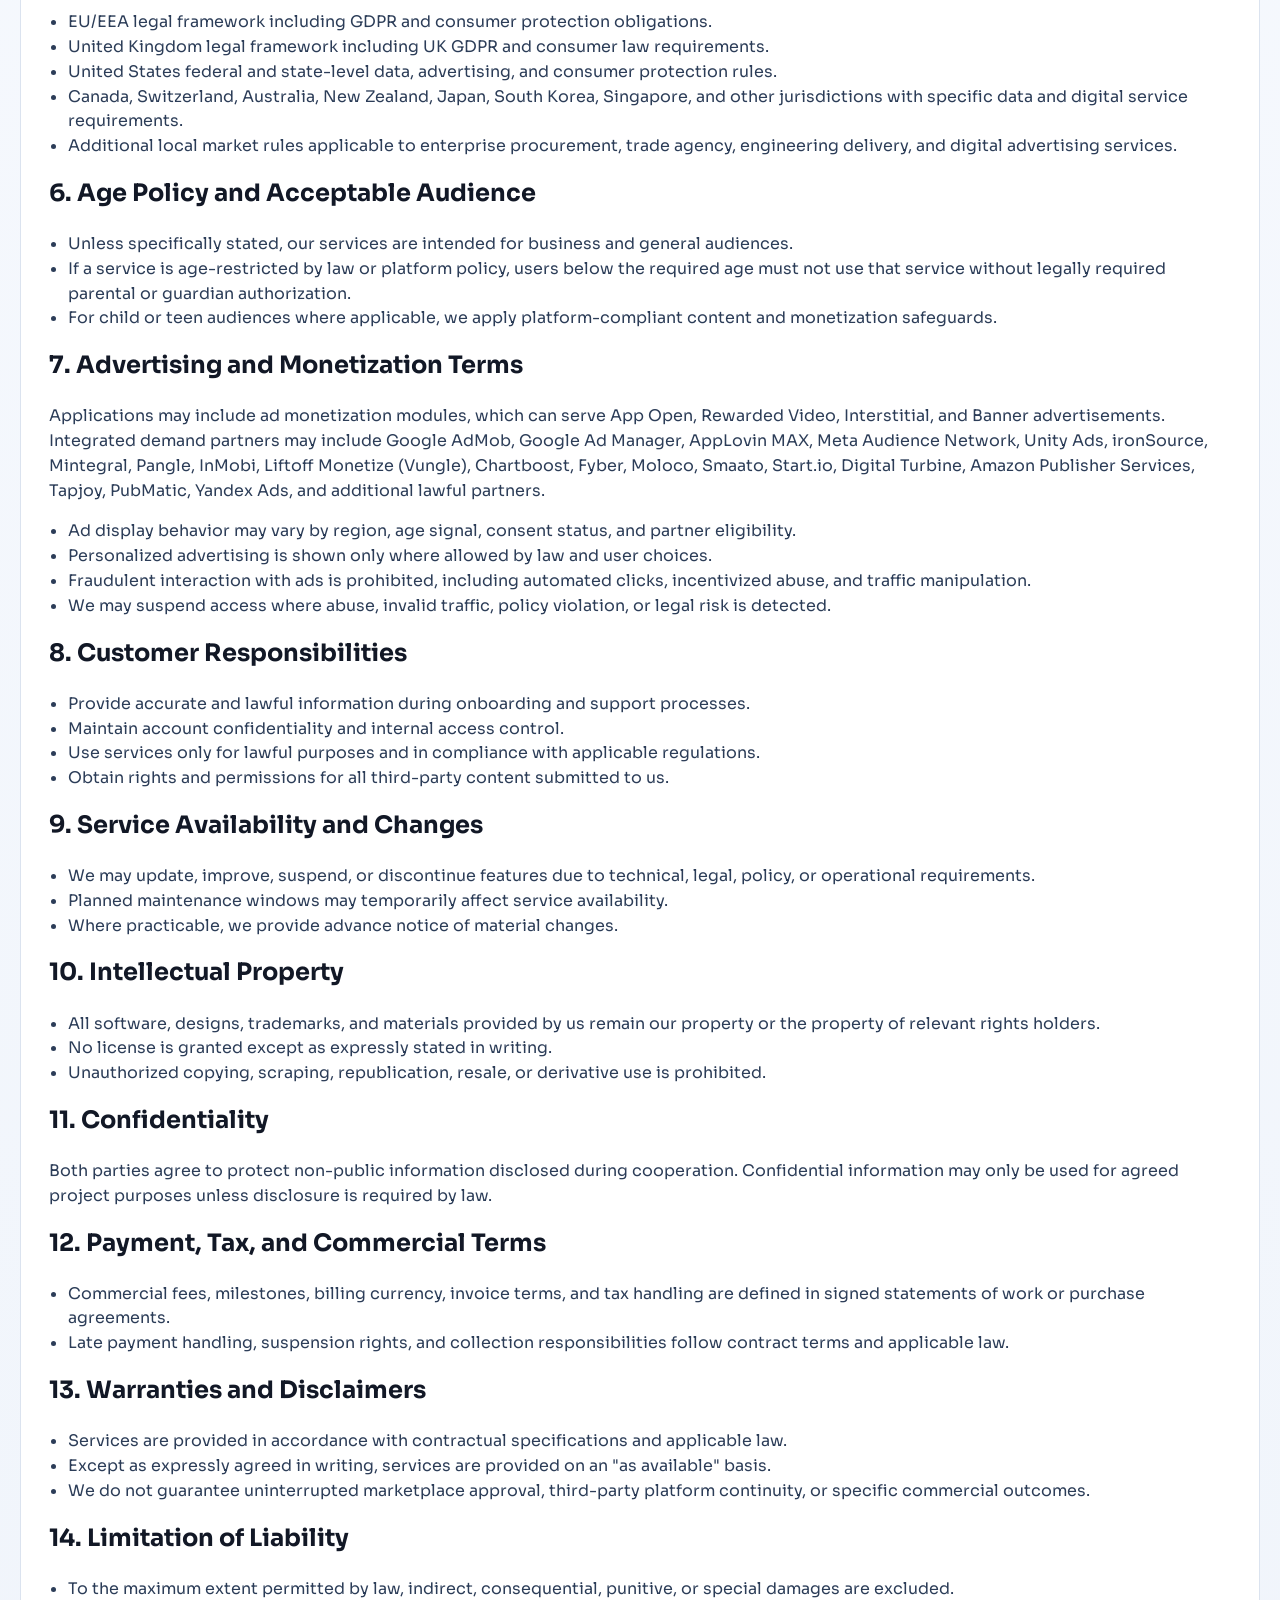
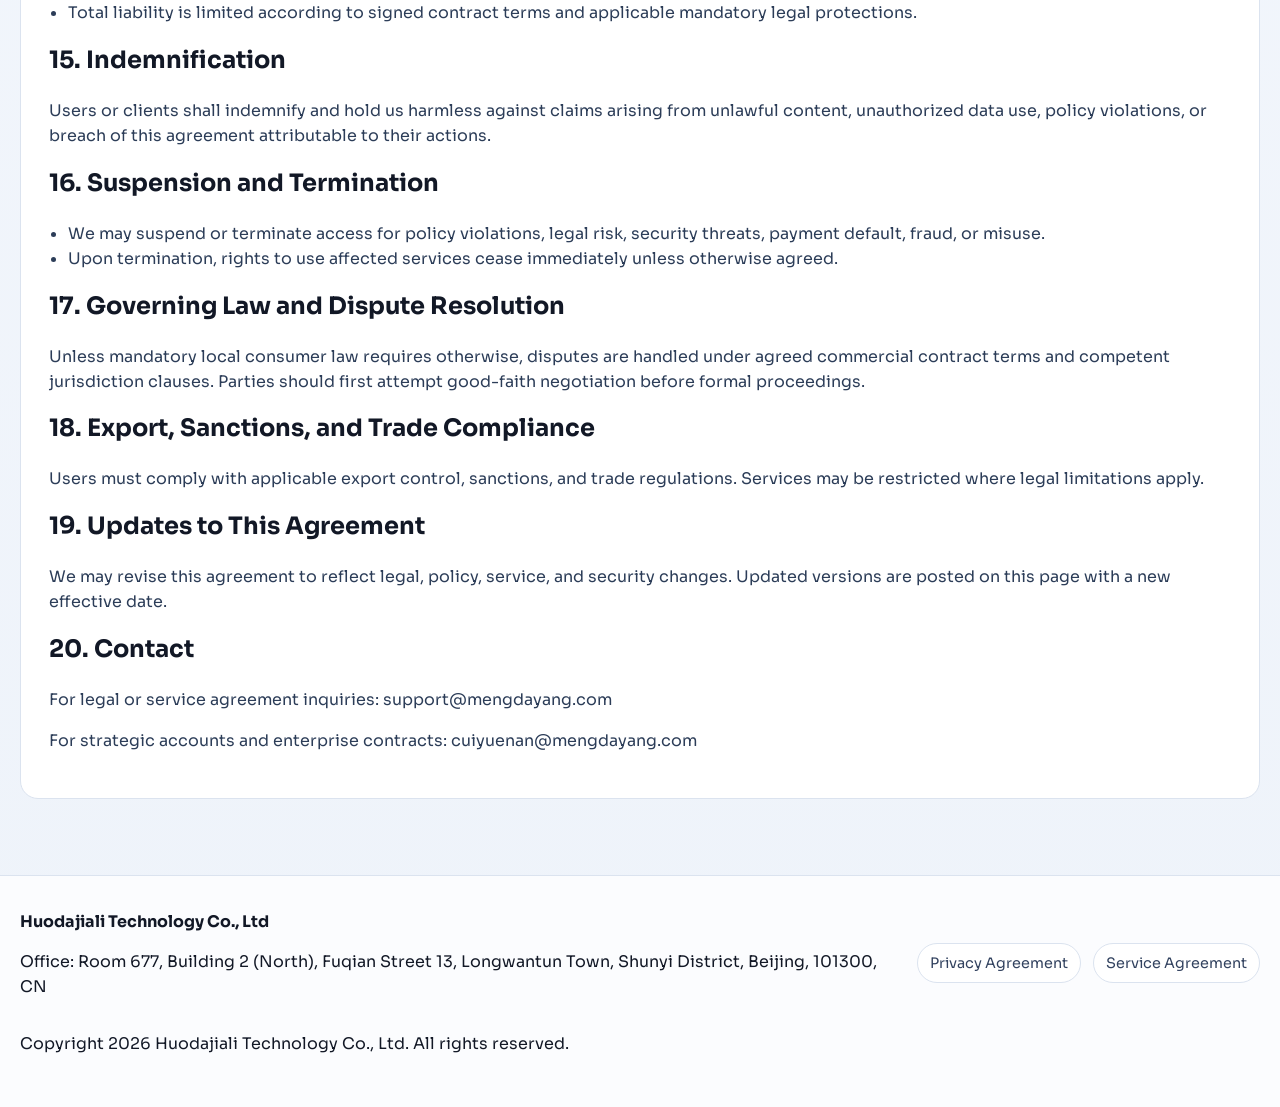
<file: terms-of-service.html>
<!doctype html>
<html lang="en">
<head>
  <meta charset="utf-8">
  <meta http-equiv="X-UA-Compatible" content="IE=edge">
  <meta name="viewport" content="width=device-width, initial-scale=1">
  <title>Service Agreement | Huodajiali Technology Co., Ltd</title>
  <meta name="description" content="Comprehensive service agreement for Huodajiali Technology Co., Ltd covering website use, business services, app marketplace publishing, ad monetization compliance, and jurisdiction rules.">
  <meta name="robots" content="index,follow">
  <link rel="canonical" href="https://mengdayang.com/terms-of-service.html">
  <link rel="preconnect" href="https://fonts.googleapis.com">
  <link rel="preconnect" href="https://fonts.gstatic.com" crossorigin>
  <link href="https://fonts.googleapis.com/css2?family=Sora:wght@400;500;600;700;800&family=Space+Grotesk:wght@500;600;700&display=swap" rel="stylesheet">
  <link rel="stylesheet" href="css/styles.css">
</head>
<body>
  <div class="top-progress" aria-hidden="true"></div>
  <header class="site-header">
    <div class="container nav-wrap">
      <a class="brand" href="index.html" aria-label="Huodajiali Home">
        <img src="images/logo.svg" alt="Huodajiali logo" width="44" height="44">
        <span class="brand-text"><strong>Huodajiali</strong><span>Technology Co., Ltd</span></span>
      </a>
      <button class="menu-toggle" aria-label="Open menu" aria-expanded="false">
        <svg viewBox="0 0 24 24" fill="none" aria-hidden="true"><path d="M4 7h16M4 12h16M4 17h16" stroke="currentColor" stroke-width="2" stroke-linecap="round"/></svg>
      </button>
      <nav class="nav" aria-label="Main navigation">
        <a href="index.html">Home</a>
        <a href="services.html">Business Services</a>
        <a href="culture.html">Corporate Culture</a>
        <a href="news.html">Corporate News</a>
        <a href="contact.html">Contact Us</a>
      </nav>
    </div>
  </header>

  <main>
    <section class="page-hero">
      <div class="container reveal">
        <h1>Service Agreement</h1>
        <p>Effective Date: May 13, 2026. This Service Agreement governs access to and use of website content, business support channels, technical services, and mobile applications provided by Huodajiali Technology Co., Ltd.</p>
      </div>
    </section>

    <section class="section">
      <div class="container policy reveal">
        <h2>1. Contracting Entity</h2>
        <p>Provider: Huodajiali Technology Co., Ltd</p>
        <p>Office: Room 677, Building 2 (North), Fuqian Street 13, Longwantun Town, Shunyi District, Beijing, 101300, CN</p>
        <p>Business Support: support@mengdayang.com</p>
        <p>Key Account: cuiyuenan@mengdayang.com</p>

        <h2>2. Covered Services</h2>
        <ul>
          <li>Artificial intelligence technology promotion services.</li>
          <li>Big data services.</li>
          <li>Cloud computing equipment technology services.</li>
          <li>Digital content production services.</li>
          <li>Intelligent control system integration.</li>
          <li>Low-voltage system engineering services.</li>
          <li>Sales of security equipment, smart home equipment, electromechanical equipment, and digital products.</li>
          <li>Network engineering design and maintenance.</li>
          <li>Advertising design, production, and agency services.</li>
          <li>Brand planning and business information consulting.</li>
          <li>Domestic trade agency.</li>
          <li>Mobile management application development, publishing, and operation for Google Play, Apple App Store, and other lawful channels.</li>
        </ul>

        <h2>3. Eligibility and Acceptance</h2>
        <ul>
          <li>You must have legal authority to accept this agreement on behalf of yourself or your organization.</li>
          <li>You must comply with all applicable laws, regulations, app marketplace rules, and contractual obligations.</li>
          <li>By accessing our website, services, or applications, you agree to this Service Agreement and our Privacy Agreement.</li>
        </ul>

        <h2>4. App Marketplace Terms and Operational Constraints</h2>
        <h3>4.1 Google Play</h3>
        <ul>
          <li>Use of apps distributed through Google Play is subject to Google Play Terms of Service, Developer Program Policies, and policy updates.</li>
          <li>Users must not attempt to bypass platform billing, permissions, security controls, anti-abuse protections, or content restrictions.</li>
        </ul>
        <h3>4.2 Apple App Store</h3>
        <ul>
          <li>Use of apps distributed through Apple App Store is subject to Apple Media Services Terms, App Store Review requirements, and platform technical constraints.</li>
          <li>Users must not reverse engineer, tamper with, or unlawfully redistribute app binaries or protected assets.</li>
        </ul>

        <h2>5. Country and Regional Compliance Commitments</h2>
        <p>We provide services in a cross-border context and align operations with applicable laws based on user location, service type, and deployment model. Coverage includes but is not limited to:</p>
        <ul>
          <li>EU/EEA legal framework including GDPR and consumer protection obligations.</li>
          <li>United Kingdom legal framework including UK GDPR and consumer law requirements.</li>
          <li>United States federal and state-level data, advertising, and consumer protection rules.</li>
          <li>Canada, Switzerland, Australia, New Zealand, Japan, South Korea, Singapore, and other jurisdictions with specific data and digital service requirements.</li>
          <li>Additional local market rules applicable to enterprise procurement, trade agency, engineering delivery, and digital advertising services.</li>
        </ul>

        <h2>6. Age Policy and Acceptable Audience</h2>
        <ul>
          <li>Unless specifically stated, our services are intended for business and general audiences.</li>
          <li>If a service is age-restricted by law or platform policy, users below the required age must not use that service without legally required parental or guardian authorization.</li>
          <li>For child or teen audiences where applicable, we apply platform-compliant content and monetization safeguards.</li>
        </ul>

        <h2>7. Advertising and Monetization Terms</h2>
        <p>Applications may include ad monetization modules, which can serve App Open, Rewarded Video, Interstitial, and Banner advertisements. Integrated demand partners may include Google AdMob, Google Ad Manager, AppLovin MAX, Meta Audience Network, Unity Ads, ironSource, Mintegral, Pangle, InMobi, Liftoff Monetize (Vungle), Chartboost, Fyber, Moloco, Smaato, Start.io, Digital Turbine, Amazon Publisher Services, Tapjoy, PubMatic, Yandex Ads, and additional lawful partners.</p>
        <ul>
          <li>Ad display behavior may vary by region, age signal, consent status, and partner eligibility.</li>
          <li>Personalized advertising is shown only where allowed by law and user choices.</li>
          <li>Fraudulent interaction with ads is prohibited, including automated clicks, incentivized abuse, and traffic manipulation.</li>
          <li>We may suspend access where abuse, invalid traffic, policy violation, or legal risk is detected.</li>
        </ul>

        <h2>8. Customer Responsibilities</h2>
        <ul>
          <li>Provide accurate and lawful information during onboarding and support processes.</li>
          <li>Maintain account confidentiality and internal access control.</li>
          <li>Use services only for lawful purposes and in compliance with applicable regulations.</li>
          <li>Obtain rights and permissions for all third-party content submitted to us.</li>
        </ul>

        <h2>9. Service Availability and Changes</h2>
        <ul>
          <li>We may update, improve, suspend, or discontinue features due to technical, legal, policy, or operational requirements.</li>
          <li>Planned maintenance windows may temporarily affect service availability.</li>
          <li>Where practicable, we provide advance notice of material changes.</li>
        </ul>

        <h2>10. Intellectual Property</h2>
        <ul>
          <li>All software, designs, trademarks, and materials provided by us remain our property or the property of relevant rights holders.</li>
          <li>No license is granted except as expressly stated in writing.</li>
          <li>Unauthorized copying, scraping, republication, resale, or derivative use is prohibited.</li>
        </ul>

        <h2>11. Confidentiality</h2>
        <p>Both parties agree to protect non-public information disclosed during cooperation. Confidential information may only be used for agreed project purposes unless disclosure is required by law.</p>

        <h2>12. Payment, Tax, and Commercial Terms</h2>
        <ul>
          <li>Commercial fees, milestones, billing currency, invoice terms, and tax handling are defined in signed statements of work or purchase agreements.</li>
          <li>Late payment handling, suspension rights, and collection responsibilities follow contract terms and applicable law.</li>
        </ul>

        <h2>13. Warranties and Disclaimers</h2>
        <ul>
          <li>Services are provided in accordance with contractual specifications and applicable law.</li>
          <li>Except as expressly agreed in writing, services are provided on an "as available" basis.</li>
          <li>We do not guarantee uninterrupted marketplace approval, third-party platform continuity, or specific commercial outcomes.</li>
        </ul>

        <h2>14. Limitation of Liability</h2>
        <ul>
          <li>To the maximum extent permitted by law, indirect, consequential, punitive, or special damages are excluded.</li>
          <li>Total liability is limited according to signed contract terms and applicable mandatory legal protections.</li>
        </ul>

        <h2>15. Indemnification</h2>
        <p>Users or clients shall indemnify and hold us harmless against claims arising from unlawful content, unauthorized data use, policy violations, or breach of this agreement attributable to their actions.</p>

        <h2>16. Suspension and Termination</h2>
        <ul>
          <li>We may suspend or terminate access for policy violations, legal risk, security threats, payment default, fraud, or misuse.</li>
          <li>Upon termination, rights to use affected services cease immediately unless otherwise agreed.</li>
        </ul>

        <h2>17. Governing Law and Dispute Resolution</h2>
        <p>Unless mandatory local consumer law requires otherwise, disputes are handled under agreed commercial contract terms and competent jurisdiction clauses. Parties should first attempt good-faith negotiation before formal proceedings.</p>

        <h2>18. Export, Sanctions, and Trade Compliance</h2>
        <p>Users must comply with applicable export control, sanctions, and trade regulations. Services may be restricted where legal limitations apply.</p>

        <h2>19. Updates to This Agreement</h2>
        <p>We may revise this agreement to reflect legal, policy, service, and security changes. Updated versions are posted on this page with a new effective date.</p>

        <h2>20. Contact</h2>
        <p>For legal or service agreement inquiries: support@mengdayang.com</p>
        <p>For strategic accounts and enterprise contracts: cuiyuenan@mengdayang.com</p>
      </div>
    </section>
  </main>

  <footer class="site-footer">
    <div class="container footer-grid">
      <div>
        <strong>Huodajiali Technology Co., Ltd</strong>
        <p>Office: Room 677, Building 2 (North), Fuqian Street 13, Longwantun Town, Shunyi District, Beijing, 101300, CN</p>
      </div>
      <div class="footer-links">
        <a href="privacy-policy.html">Privacy Agreement</a>
        <a href="terms-of-service.html">Service Agreement</a>
      </div>
    </div>
    <div class="container"><p>Copyright <span data-year></span> Huodajiali Technology Co., Ltd. All rights reserved.</p></div>
  </footer>

  <script src="js/main.js" defer></script>
</body>
</html>
</file>
<file: css/styles.css>
:root {
  --bg: #f5f7fb;
  --surface: #ffffff;
  --surface-2: #eef2f8;
  --text: #121826;
  --muted: #52607a;
  --brand: #ff6900;
  --brand-deep: #d65100;
  --accent: #00a3a3;
  --line: #dbe3ef;
  --shadow: 0 20px 50px rgba(18, 24, 38, 0.12);
  --radius-xl: 28px;
  --radius-lg: 18px;
  --radius-md: 12px;
  --max: 1240px;
}

* {
  box-sizing: border-box;
}

html {
  scroll-behavior: smooth;
}

body {
  margin: 0;
  font-family: "Sora", "Segoe UI", Tahoma, sans-serif;
  color: var(--text);
  background: radial-gradient(circle at 12% -5%, #ffe2cf 0, transparent 35%),
    radial-gradient(circle at 92% -2%, #d5f6f5 0, transparent 30%),
    linear-gradient(180deg, #f9fbff 0%, #eef3fa 100%);
  min-height: 100vh;
  line-height: 1.55;
}

a {
  color: inherit;
  text-decoration: none;
}

img {
  max-width: 100%;
  display: block;
}

.container {
  width: min(100% - 40px, var(--max));
  margin: 0 auto;
}

.top-progress {
  position: fixed;
  top: 0;
  left: 0;
  width: 0;
  height: 3px;
  background: linear-gradient(90deg, var(--brand), #ffb300);
  z-index: 1200;
}

.site-header {
  position: sticky;
  top: 0;
  z-index: 1000;
  backdrop-filter: blur(16px);
  background: rgba(255, 255, 255, 0.82);
  border-bottom: 1px solid rgba(219, 227, 239, 0.75);
}

.nav-wrap {
  min-height: 78px;
  display: flex;
  align-items: center;
  justify-content: space-between;
  gap: 18px;
}

.brand {
  display: flex;
  align-items: center;
  gap: 12px;
}

.brand img {
  width: 44px;
  height: 44px;
}

.brand-text {
  display: flex;
  flex-direction: column;
}

.brand-text strong {
  font-size: 0.95rem;
  letter-spacing: 0.04em;
}

.brand-text span {
  font-size: 0.74rem;
  color: var(--muted);
}

.menu-toggle {
  border: 1px solid var(--line);
  background: var(--surface);
  border-radius: 10px;
  width: 42px;
  height: 42px;
  display: none;
  align-items: center;
  justify-content: center;
  cursor: pointer;
}

.menu-toggle svg {
  width: 22px;
  height: 22px;
}

.nav {
  display: flex;
  align-items: center;
  gap: 8px;
}

.nav a {
  padding: 10px 14px;
  border-radius: 999px;
  font-size: 0.92rem;
  color: #1f2a3f;
  transition: all 0.25s ease;
}

.nav a:hover,
.nav a.active {
  color: #fff;
  background: linear-gradient(90deg, var(--brand), #ff8c1b);
  transform: translateY(-1px);
}

.hero {
  position: relative;
  overflow: hidden;
  padding: 76px 0 56px;
}

.hero-grid {
  display: grid;
  grid-template-columns: 1.05fr 0.95fr;
  align-items: center;
  gap: 38px;
}

.hero h1 {
  font-family: "Space Grotesk", "Sora", sans-serif;
  font-size: clamp(2.2rem, 4.2vw, 4rem);
  line-height: 1.08;
  margin: 0 0 16px;
}

.hero p {
  color: var(--muted);
  margin: 0 0 26px;
  max-width: 60ch;
}

.hero-actions {
  display: flex;
  gap: 12px;
  flex-wrap: wrap;
}

.hero-tags {
  margin-top: 18px;
  display: flex;
  gap: 10px;
  flex-wrap: wrap;
}

.hero-tags span {
  padding: 7px 12px;
  border-radius: 999px;
  border: 1px solid var(--line);
  background: rgba(255, 255, 255, 0.82);
  color: #2a3a57;
  font-size: 0.84rem;
}

.btn {
  display: inline-flex;
  align-items: center;
  justify-content: center;
  min-height: 45px;
  padding: 0 22px;
  border-radius: 999px;
  font-weight: 600;
  border: 1px solid transparent;
  transition: transform 0.25s ease, box-shadow 0.25s ease, background 0.25s ease;
}

.btn-primary {
  background: linear-gradient(90deg, var(--brand), #ff9b2f);
  color: #fff;
  box-shadow: 0 12px 25px rgba(255, 105, 0, 0.26);
}

.btn-ghost {
  border-color: var(--line);
  background: rgba(255, 255, 255, 0.75);
}

.btn:hover {
  transform: translateY(-2px);
}

.hero-visual {
  background: var(--surface);
  border-radius: var(--radius-xl);
  border: 1px solid var(--line);
  box-shadow: var(--shadow);
  padding: 16px;
  animation: floatCard 6s ease-in-out infinite;
}

.hero-visual img {
  border-radius: 20px;
}

@keyframes floatCard {
  0% { transform: translateY(0px); }
  50% { transform: translateY(-10px); }
  100% { transform: translateY(0px); }
}

.section {
  padding: 76px 0;
}

.section-tight {
  padding-top: 38px;
  padding-bottom: 38px;
}

.section-head {
  display: flex;
  justify-content: space-between;
  align-items: end;
  gap: 18px;
  margin-bottom: 26px;
}

.section-head h2 {
  margin: 0;
  font-family: "Space Grotesk", "Sora", sans-serif;
  font-size: clamp(1.55rem, 2.8vw, 2.5rem);
}

.section-head p {
  margin: 0;
  color: var(--muted);
  max-width: 62ch;
}

.card-grid {
  display: grid;
  grid-template-columns: repeat(3, minmax(0, 1fr));
  gap: 18px;
}

.card {
  background: linear-gradient(165deg, rgba(255, 255, 255, 0.95), rgba(242, 247, 254, 0.96));
  border: 1px solid var(--line);
  border-radius: var(--radius-lg);
  padding: 24px;
  box-shadow: 0 14px 30px rgba(21, 36, 58, 0.08);
  transition: transform 0.28s ease, box-shadow 0.28s ease;
}

.card:hover {
  transform: translateY(-6px);
  box-shadow: 0 20px 36px rgba(21, 36, 58, 0.14);
}

.card .icon {
  width: 42px;
  height: 42px;
  margin-bottom: 14px;
}

.card h3 {
  margin: 0 0 10px;
  font-size: 1.06rem;
}

.card p {
  margin: 0;
  color: var(--muted);
  font-size: 0.95rem;
}

.kpi-grid {
  display: grid;
  grid-template-columns: repeat(4, minmax(0, 1fr));
  gap: 14px;
}

.kpi-card {
  border: 1px solid var(--line);
  border-radius: 16px;
  background: #ffffff;
  padding: 18px;
  box-shadow: 0 10px 26px rgba(18, 24, 38, 0.06);
}

.kpi-card strong {
  display: block;
  margin-bottom: 8px;
  font-size: 1rem;
}

.kpi-card span {
  color: var(--muted);
  font-size: 0.92rem;
}

.band {
  background: linear-gradient(118deg, #0e1a34 0%, #1a2e58 52%, #10322f 100%);
  color: #ecf2ff;
  border-top: 1px solid rgba(255, 255, 255, 0.08);
  border-bottom: 1px solid rgba(255, 255, 255, 0.08);
}

.band .container {
  display: grid;
  grid-template-columns: 1fr 1fr;
  gap: 32px;
  align-items: center;
  padding-top: 76px;
  padding-bottom: 76px;
}

.band h2,
.band p {
  margin-top: 0;
}

.band p {
  color: #c8d5f0;
}

.metric-row {
  display: grid;
  grid-template-columns: repeat(3, minmax(0, 1fr));
  gap: 12px;
}

.metric {
  background: rgba(255, 255, 255, 0.08);
  border: 1px solid rgba(255, 255, 255, 0.14);
  border-radius: 14px;
  padding: 16px;
}

.metric strong {
  display: block;
  font-size: 1.5rem;
}

.metric span {
  color: #d4ddf3;
  font-size: 0.9rem;
}

.timeline {
  display: grid;
  gap: 12px;
}

.timeline-item {
  background: var(--surface);
  border: 1px solid var(--line);
  border-radius: var(--radius-md);
  padding: 16px;
}

.timeline-item strong {
  color: var(--brand-deep);
}

.process-grid {
  display: grid;
  grid-template-columns: repeat(3, minmax(0, 1fr));
  gap: 14px;
}

.process-step {
  border-radius: 16px;
  border: 1px solid var(--line);
  background: #fff;
  padding: 20px;
  box-shadow: 0 10px 24px rgba(19, 31, 52, 0.06);
}

.process-step span {
  display: inline-block;
  margin-bottom: 8px;
  padding: 4px 10px;
  border-radius: 999px;
  background: #fff2e8;
  color: #a94a00;
  font-size: 0.78rem;
  font-weight: 700;
  letter-spacing: 0.04em;
}

.process-step h3 {
  margin: 0 0 10px;
  font-size: 1.02rem;
}

.process-step p {
  margin: 0;
  color: var(--muted);
  font-size: 0.93rem;
}

.split-panel {
  display: grid;
  grid-template-columns: 1fr 1fr;
  gap: 26px;
  align-items: center;
}

.section-head-compact {
  margin-bottom: 16px;
}

.check-list {
  margin: 0 0 24px;
  padding: 0;
  list-style: none;
  display: grid;
  gap: 10px;
}

.check-list li {
  position: relative;
  padding-left: 28px;
  color: #2a3a57;
}

.check-list li::before {
  content: "";
  position: absolute;
  left: 0;
  top: 6px;
  width: 16px;
  height: 16px;
  border-radius: 50%;
  background: linear-gradient(135deg, #ff8f2b, #00a3a3);
}

.faq-grid {
  display: grid;
  gap: 12px;
}

.faq-item {
  border: 1px solid var(--line);
  background: #fff;
  border-radius: 14px;
  padding: 14px 16px;
}

.faq-item summary {
  cursor: pointer;
  font-weight: 600;
  color: #1c2d4a;
}

.faq-item p {
  margin: 10px 0 0;
  color: var(--muted);
}

.page-hero {
  padding: 58px 0 34px;
}

.page-hero h1 {
  margin: 0 0 12px;
  font-size: clamp(2rem, 3.8vw, 3.2rem);
}

.page-hero p {
  margin: 0;
  color: var(--muted);
  max-width: 66ch;
}

.list-clean {
  margin: 0;
  padding-left: 1.2rem;
  color: var(--muted);
}

.list-clean li + li {
  margin-top: 8px;
}

.news-grid {
  display: grid;
  grid-template-columns: repeat(2, minmax(0, 1fr));
  gap: 18px;
}

.news-grid-rich {
  grid-template-columns: repeat(2, minmax(0, 1fr));
  width: min(100%, 1080px);
  margin: 0 auto;
}

.featured-news {
  display: grid;
  grid-template-columns: 1.05fr 0.95fr;
  gap: 20px;
  align-items: stretch;
  border: 1px solid var(--line);
  background: linear-gradient(130deg, #0f1f3f 0%, #173260 58%, #0f605d 100%);
  border-radius: var(--radius-xl);
  padding: 24px;
  color: #edf4ff;
  box-shadow: 0 18px 36px rgba(15, 32, 57, 0.2);
}

.featured-content h2 {
  margin: 8px 0 12px;
  font-size: clamp(1.4rem, 2.4vw, 2rem);
}

.featured-content p {
  color: #cfdbf4;
}

.featured-visual {
  margin: 0;
  border-radius: 16px;
  overflow: hidden;
  border: 1px solid rgba(255, 255, 255, 0.22);
}

.featured-visual img {
  width: 100%;
  height: 100%;
  object-fit: cover;
}

.news-pill {
  display: inline-flex;
  align-items: center;
  padding: 6px 10px;
  border-radius: 999px;
  background: rgba(255, 255, 255, 0.16);
  border: 1px solid rgba(255, 255, 255, 0.24);
  font-size: 0.78rem;
  letter-spacing: 0.05em;
  text-transform: uppercase;
}

.news-tag-row {
  margin-bottom: 20px;
  display: flex;
  gap: 10px;
  flex-wrap: wrap;
}

.news-tag {
  padding: 7px 12px;
  border: 1px solid var(--line);
  border-radius: 999px;
  background: #fff;
  color: #304261;
  font-size: 0.84rem;
}

.news-card {
  background: var(--surface);
  border: 1px solid var(--line);
  border-radius: var(--radius-lg);
  overflow: hidden;
  max-width: 520px;
  width: 100%;
  justify-self: center;
  transition: transform 0.25s ease;
}

.news-card:hover {
  transform: translateY(-5px);
}

.news-card img {
  width: 100%;
  height: clamp(180px, 22vw, 240px);
  object-fit: cover;
}

.news-card .inner {
  padding: 14px 16px 16px;
}

.news-card h2 {
  margin: 8px 0 10px;
  font-size: clamp(1.15rem, 1.8vw, 1.65rem);
  line-height: 1.25;
}

.news-card p {
  margin: 0;
  font-size: 0.95rem;
  line-height: 1.5;
}

.news-card time {
  color: var(--brand-deep);
  font-size: 0.9rem;
}

.notice {
  background: #fff5ef;
  border: 1px solid #ffd6bc;
  border-radius: 12px;
  padding: 14px 16px;
  color: #6d3a14;
}

.contact-page .contact-bottom-note {
  padding-top: 18px;
  padding-bottom: 20px;
}

.contact-page .notice {
  max-width: 980px;
  margin: 0 auto;
  padding: 10px 14px;
  font-size: 0.96rem;
  line-height: 1.45;
}

.contact-page .section-head {
  align-items: center;
}

.contact-page .faq-grid {
  max-width: 980px;
}

.contact-grid {
  display: grid;
  grid-template-columns: 1fr 1fr;
  gap: 18px;
}

.contact-card {
  border: 1px solid var(--line);
  border-radius: var(--radius-lg);
  padding: 20px;
  background: var(--surface);
}

.contact-card h3 {
  margin-top: 0;
}

.contact-card p {
  margin: 0;
  color: var(--muted);
}

.cta {
  padding: 60px 0;
}

.cta-box {
  background: linear-gradient(120deg, #16284d 0%, #214f8d 60%, #0f8f7b 100%);
  color: #f0f6ff;
  border-radius: var(--radius-xl);
  padding: 36px;
  position: relative;
  overflow: hidden;
}

.cta-box::before,
.cta-box::after {
  content: "";
  position: absolute;
  border-radius: 999px;
  background: rgba(255, 255, 255, 0.1);
}

.cta-box::before {
  width: 180px;
  height: 180px;
  right: -40px;
  top: -40px;
}

.cta-box::after {
  width: 120px;
  height: 120px;
  left: -30px;
  bottom: -24px;
}

.cta-box h2 {
  margin-top: 0;
}

.site-footer {
  padding: 34px 0;
  border-top: 1px solid var(--line);
  background: rgba(255, 255, 255, 0.75);
}

.footer-grid {
  display: grid;
  grid-template-columns: 1fr auto;
  gap: 18px;
  align-items: center;
}

.footer-links {
  display: flex;
  gap: 12px;
  flex-wrap: wrap;
}

.footer-links a {
  padding: 8px 12px;
  border-radius: 999px;
  border: 1px solid var(--line);
  background: #fff;
  color: #32425f;
  font-size: 0.9rem;
}

.reveal {
  opacity: 0;
  transform: translateY(16px);
  transition: opacity 0.55s ease, transform 0.55s ease;
}

.reveal.in {
  opacity: 1;
  transform: translateY(0);
}

.policy {
  background: var(--surface);
  border: 1px solid var(--line);
  border-radius: var(--radius-lg);
  padding: 28px;
}

.policy h2,
.policy h3 {
  scroll-margin-top: 95px;
}

.policy h2 {
  margin-top: 0;
}

.policy p,
.policy li {
  color: #2c3d58;
}

.policy ul {
  padding-left: 1.2rem;
}

@media (max-width: 1024px) {
  .hero-grid,
  .band .container,
  .split-panel,
  .featured-news,
  .contact-grid,
  .news-grid {
    grid-template-columns: 1fr;
  }

  .card-grid,
  .kpi-grid,
  .process-grid {
    grid-template-columns: repeat(2, minmax(0, 1fr));
  }
}

@media (max-width: 760px) {
  .container {
    width: min(100% - 28px, var(--max));
  }

  .menu-toggle {
    display: inline-flex;
  }

  .nav {
    position: absolute;
    left: 14px;
    right: 14px;
    top: 78px;
    background: rgba(255, 255, 255, 0.98);
    border: 1px solid var(--line);
    border-radius: 14px;
    box-shadow: 0 20px 40px rgba(19, 28, 46, 0.14);
    padding: 10px;
    display: none;
    flex-direction: column;
    align-items: stretch;
  }

  .nav.open {
    display: flex;
  }

  .nav a {
    border-radius: 10px;
  }

  .card-grid {
    grid-template-columns: 1fr;
  }

  .kpi-grid,
  .process-grid {
    grid-template-columns: 1fr;
  }

  .section {
    padding: 58px 0;
  }

  .metric-row {
    grid-template-columns: 1fr;
  }

  .footer-grid {
    grid-template-columns: 1fr;
  }

  .contact-page .notice {
    max-width: 100%;
    padding: 10px 12px;
  }
}
</file>
